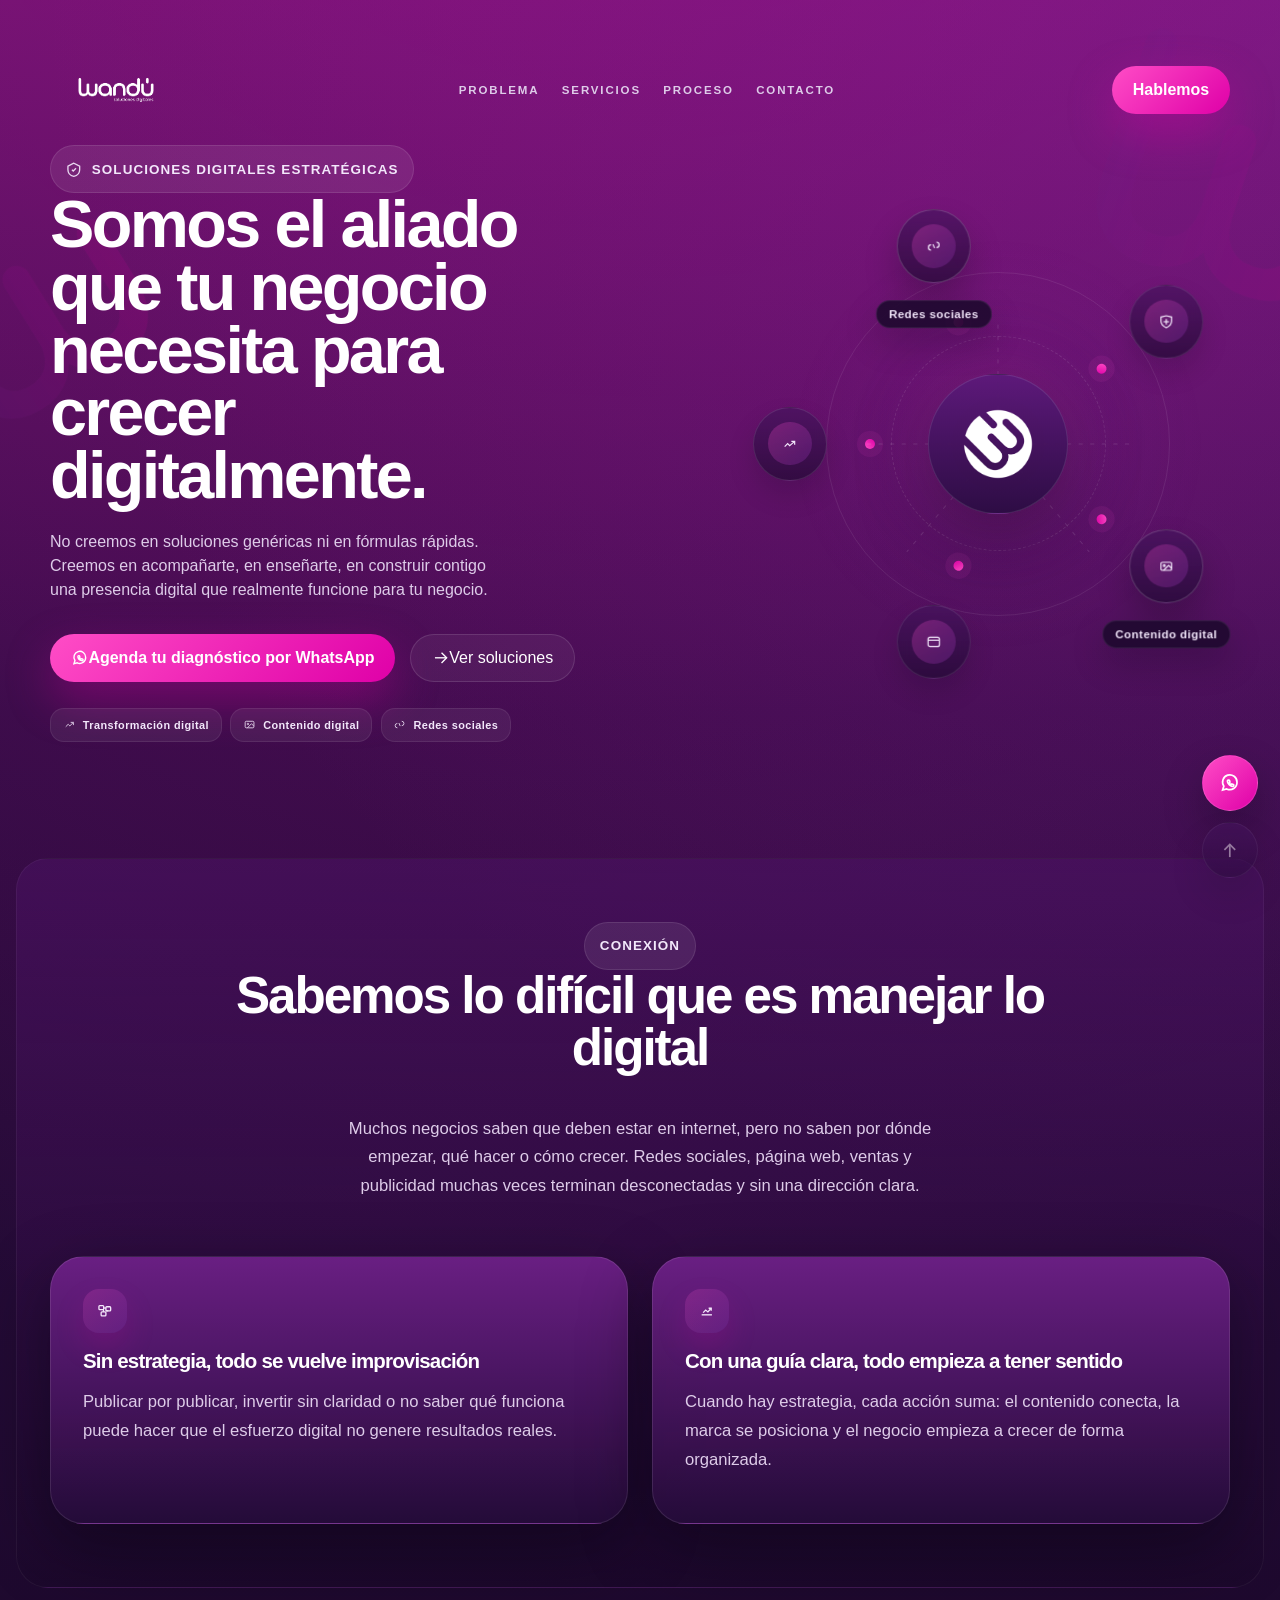
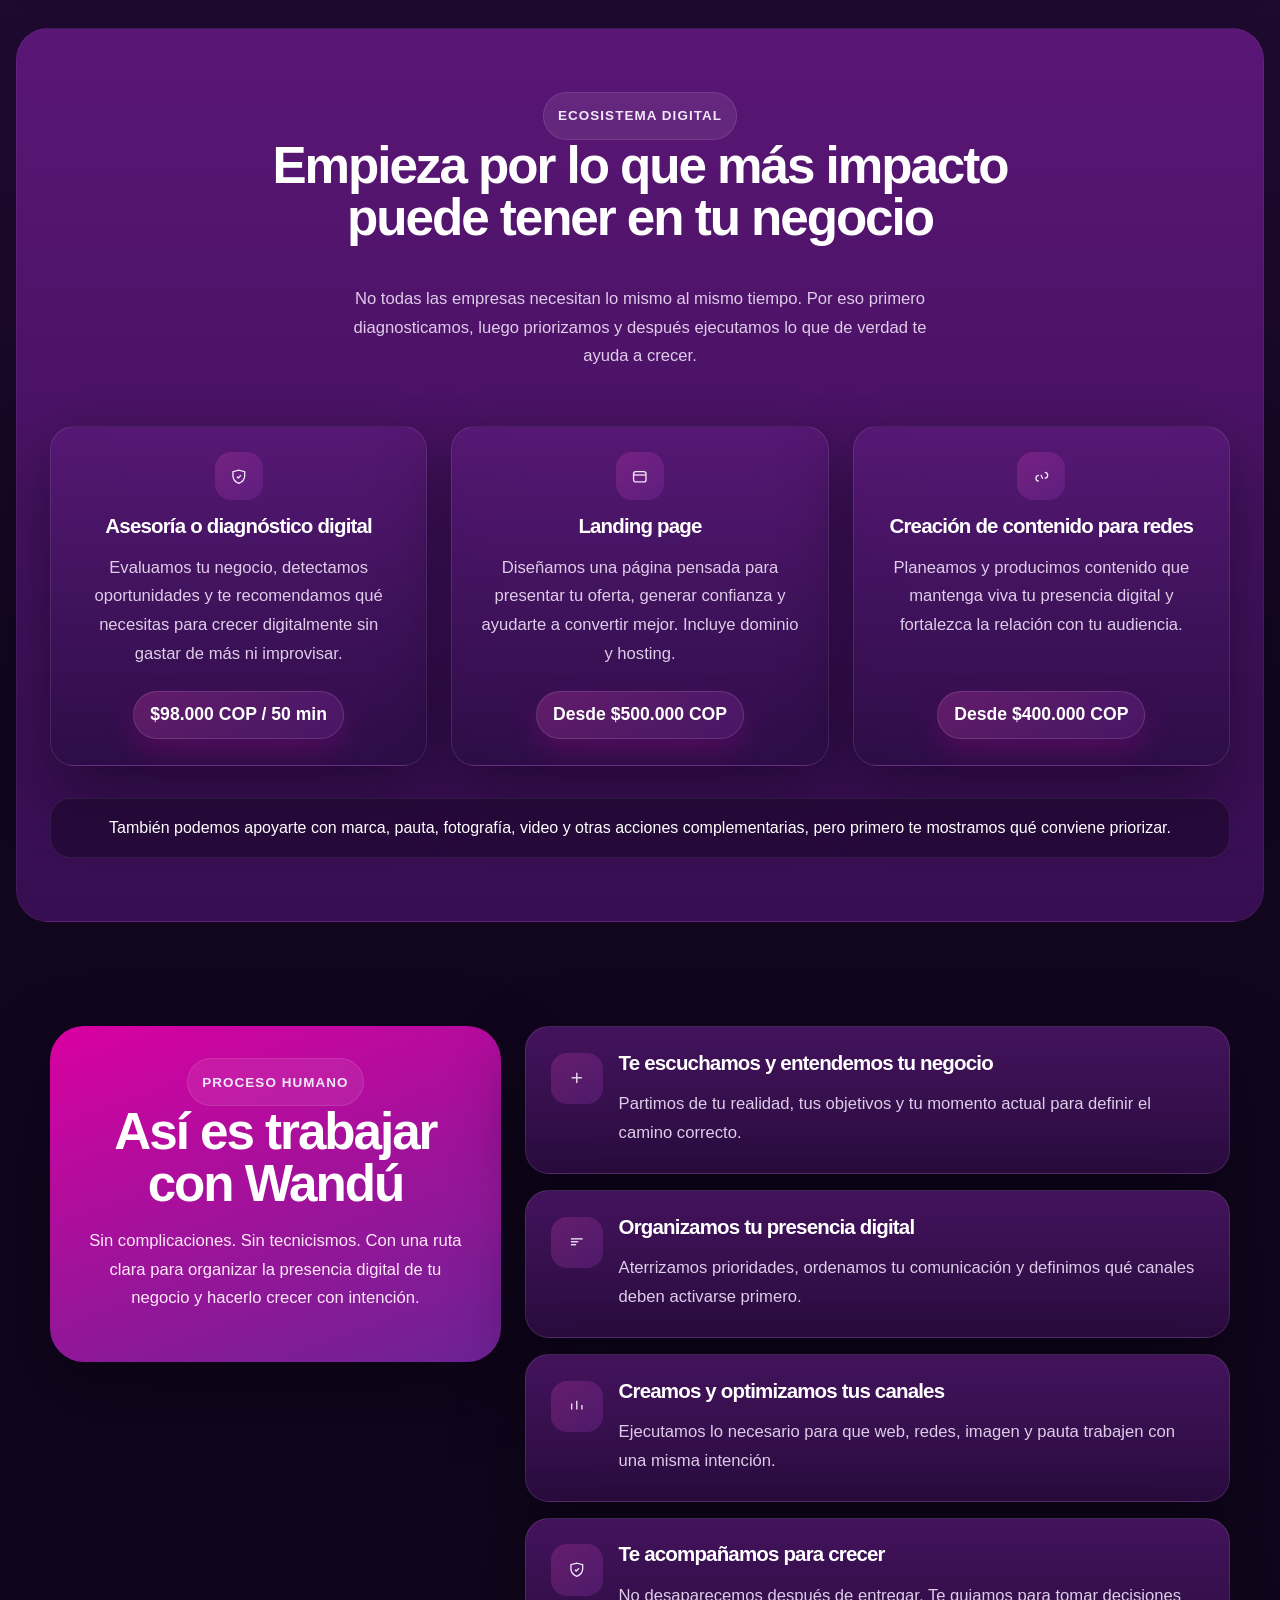
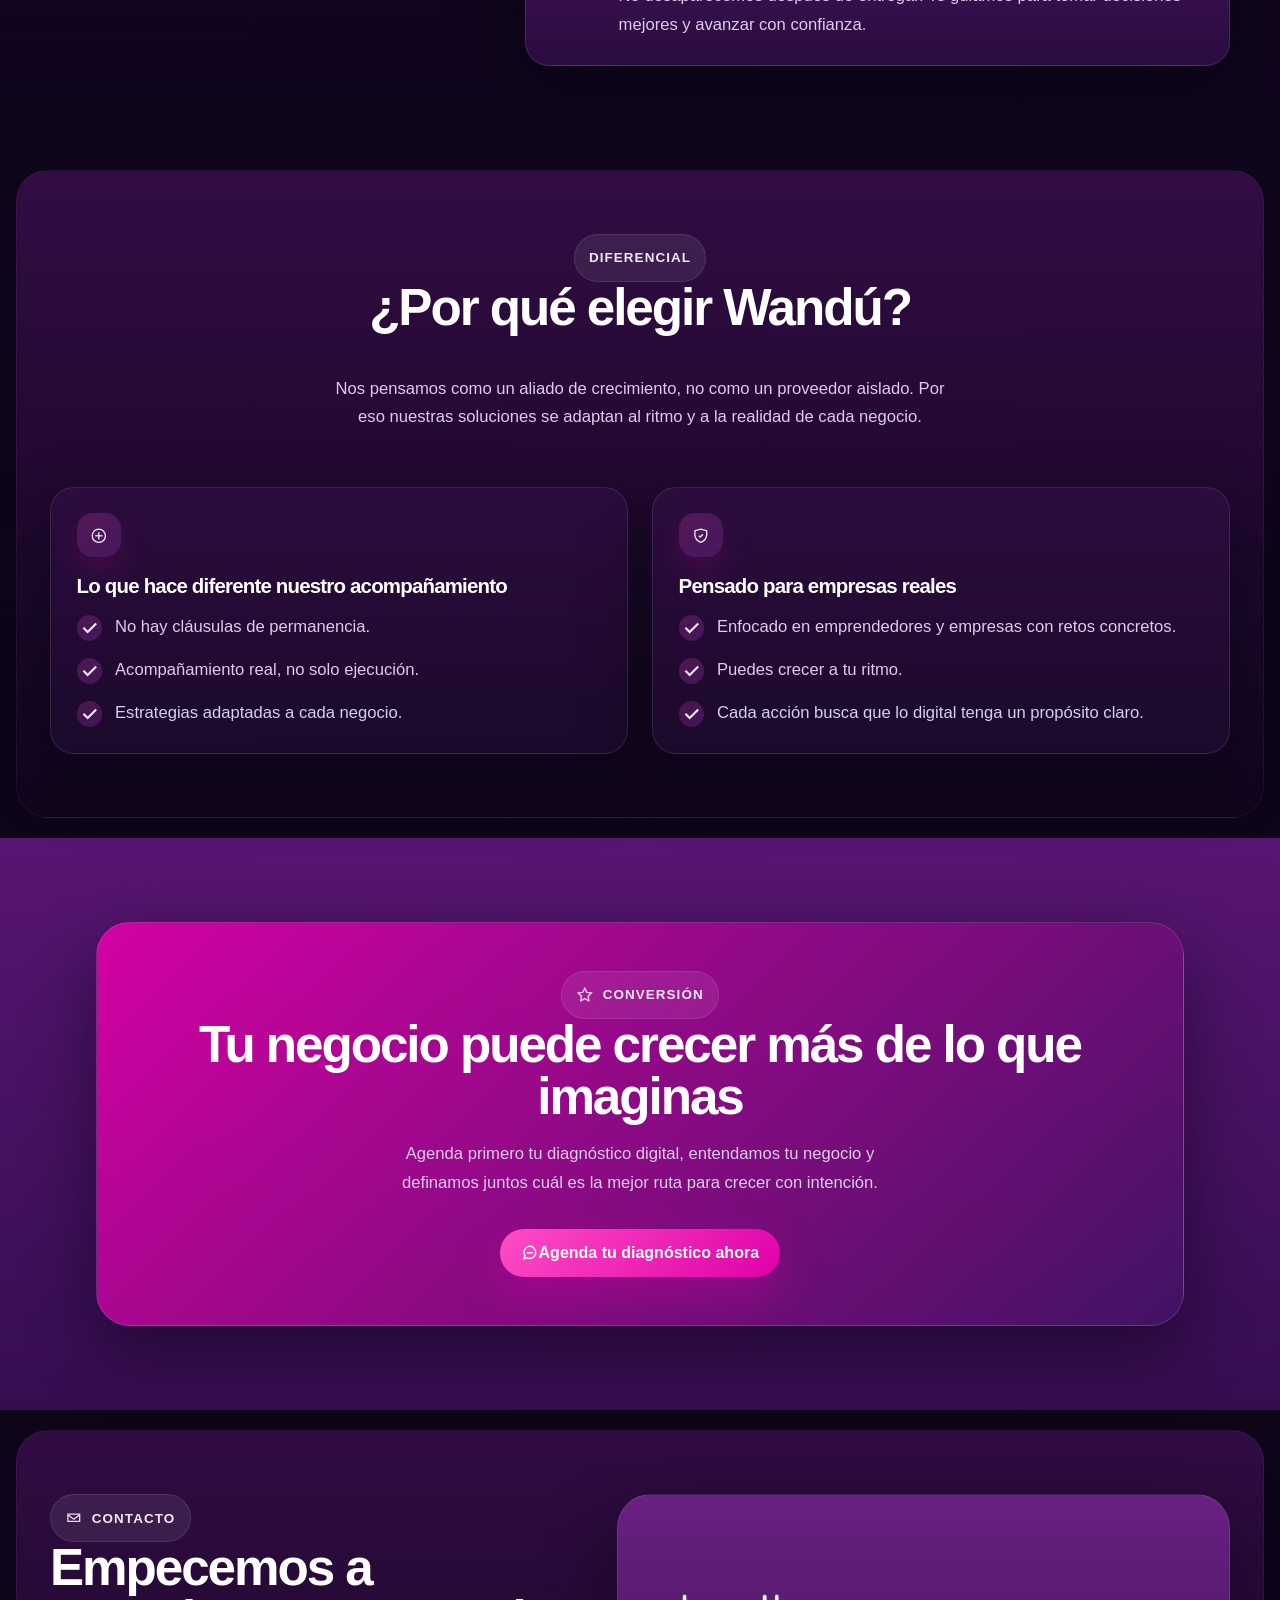
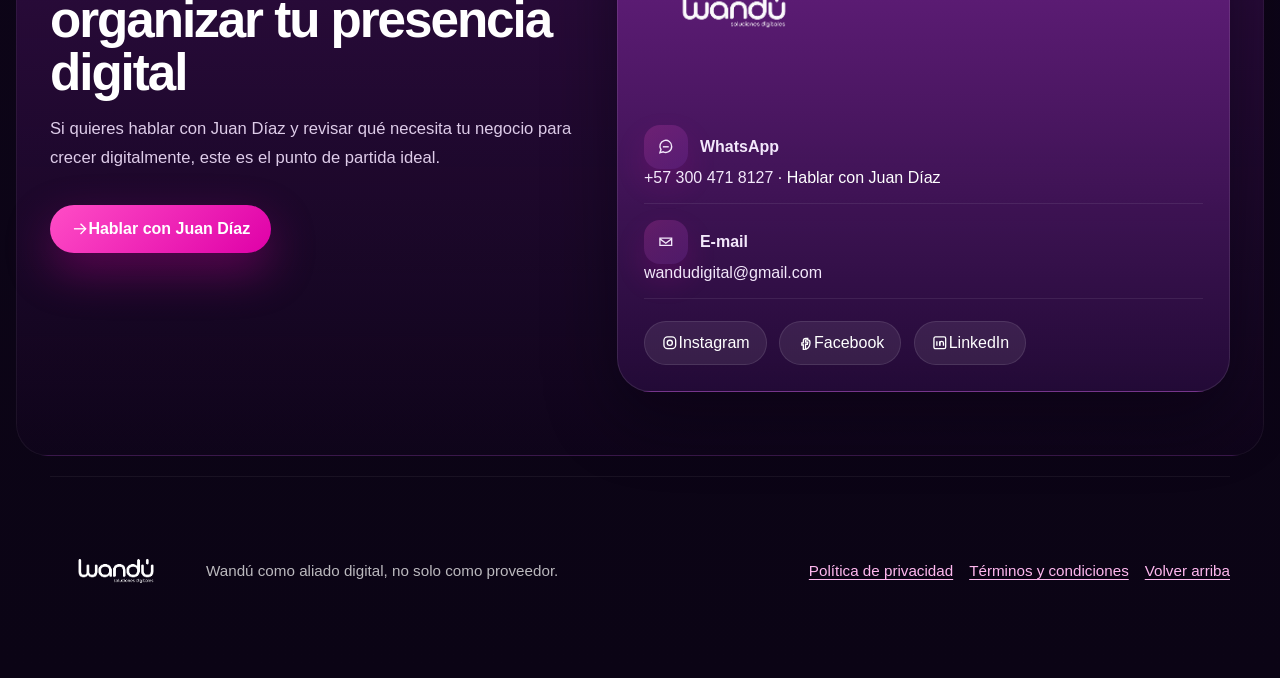
<file: index.html>
<!DOCTYPE html>
<html lang="es">
  <head>
    <meta charset="UTF-8" />
    <meta name="viewport" content="width=device-width, initial-scale=1.0" />
    <title>Wandú Soluciones Digitales | Diagnóstico, Landing Pages y Presencia Digital</title>
    <meta
      name="description"
      content="Wandú acompaña a negocios y emprendedores con diagnóstico digital, landing pages, contenido para redes y estrategia digital para crecer con claridad."
    />
    <meta
      name="keywords"
      content="Wandú, soluciones digitales, diagnóstico digital, landing page, contenido digital, redes sociales, presencia digital, estrategia digital, diseño web, Colombia"
    />
    <meta name="author" content="Wandú Soluciones Digitales" />
    <meta name="robots" content="index, follow" />
    <meta name="googlebot" content="index, follow, max-image-preview:large" />
    <meta name="format-detection" content="telephone=no, email=no, address=no" />
    <meta name="theme-color" content="#12061f" />
    <meta property="og:locale" content="es_CO" />
    <meta property="og:type" content="website" />
    <meta property="og:site_name" content="Wandú Soluciones Digitales" />
    <meta property="og:title" content="Wandú Soluciones Digitales | Diagnóstico, Landing Pages y Presencia Digital" />
    <meta
      property="og:description"
      content="Diagnóstico digital, landing pages y contenido estratégico para que tu negocio crezca con claridad."
    />
    <meta property="og:image" content="./assets/img/brand/ico-wandu-color.png" />
    <meta property="og:image:alt" content="Ícono morado de Wandú Soluciones Digitales" />
    <meta name="twitter:card" content="summary_large_image" />
    <meta name="twitter:title" content="Wandú Soluciones Digitales" />
    <meta
      name="twitter:description"
      content="Aliado digital para negocios que necesitan crecer con estrategia, claridad y presencia digital."
    />
    <meta name="twitter:image" content="./assets/img/brand/ico-wandu-color.png" />
    <link rel="icon" type="image/png" sizes="32x32" href="./assets/img/brand/ico-wandu-color.png" />
    <link rel="icon" type="image/png" sizes="192x192" href="./assets/img/brand/ico-wandu-color.png" />
    <link rel="apple-touch-icon" href="./assets/img/brand/ico-wandu-color.png" />
    <link rel="manifest" href="./site.webmanifest" />
    <link rel="stylesheet" href="./assets/css/styles.css" />
    <script type="application/ld+json">
      {
        "@context": "https://schema.org",
        "@type": "Organization",
        "name": "Wandú Soluciones Digitales",
        "description": "Aliado digital para negocios que necesitan diagnóstico, landing pages, contenido y estrategia para crecer con claridad.",
        "url": "/",
        "logo": "./assets/img/brand/ico-wandu-color.png",
        "telephone": "+57 300 471 8127",
        "email": "wandudigital@gmail.com",
        "sameAs": [
          "https://www.instagram.com/wandudigitalpuntocom/",
          "https://www.facebook.com/wandudigital/",
          "https://www.linkedin.com/company/79288606/admin/dashboard/"
        ],
        "offers": [
          {
            "@type": "Offer",
            "name": "Diagnóstico digital",
            "priceCurrency": "COP",
            "price": "98000"
          },
          {
            "@type": "Offer",
            "name": "Landing page",
            "priceCurrency": "COP",
            "price": "500000"
          },
          {
            "@type": "Offer",
            "name": "Creación de contenido para redes",
            "priceCurrency": "COP",
            "price": "400000"
          }
        ]
      }
    </script>
  </head>
  <body>
    <div class="page">
      <header class="site-header">
        <div class="container site-header__inner">
          <a class="brand" href="#inicio" aria-label="Ir al inicio de Wandú">
            <img src="./assets/img/brand/marca-wandu-01.png" alt="Wandú soluciones digitales" />
          </a>

          <button
            class="nav-toggle"
            type="button"
            aria-expanded="false"
            aria-controls="site-nav"
            aria-label="Abrir menú"
          >
            <span></span>
            <span></span>
            <span></span>
          </button>

          <nav class="nav" id="site-nav" aria-label="Navegación principal">
            <a href="#problema">Problema</a>
            <a href="#servicios">Servicios</a>
            <a href="#proceso">Proceso</a>
            <a href="#contacto">Contacto</a>
          </nav>

          <a class="button button--primary" href="#contacto">Hablemos</a>
        </div>
      </header>

      <main id="inicio">
        <section class="hero-section">
          <div class="container hero">
            <div class="hero-copy reveal-left" data-reveal data-delay="0">
              <span class="chip">
                <svg viewBox="0 0 24 24" fill="none" stroke="currentColor" stroke-width="1.8" aria-hidden="true">
                  <path d="M12 3 4 7v5c0 5 3.4 8 8 9 4.6-1 8-4 8-9V7l-8-4Z"/>
                  <path d="m9.5 12 1.7 1.7L15 10"/>
                </svg>
                Soluciones digitales estratégicas
              </span>
              <h1>Somos el aliado que tu negocio necesita para crecer digitalmente.</h1>
              <p>
                No creemos en soluciones genéricas ni en fórmulas rápidas.
Creemos en acompañarte, en enseñarte, en construir contigo una presencia digital que realmente funcione para tu negocio.
              </p>

              <div class="hero-actions">
                <a class="button button--primary" href="https://wa.me/573004718127?text=Hola%20Juan%20Diaz%2C%20quiero%20agendar%20un%20diagn%C3%B3stico%20digital%20para%20mi%20negocio." target="_blank" rel="noreferrer">
                  <svg viewBox="0 0 24 24" fill="none" stroke="currentColor" stroke-width="1.9" aria-hidden="true">
                    <path d="M20 11.2a8 8 0 1 0-14.6 4.5L4 20l4.5-1.2A8 8 0 0 0 20 11.2Z"/>
                    <path d="M9.7 9.4c.2-.4.4-.4.7-.4h.6c.2 0 .4 0 .5.4l.6 1.4c.1.3.1.5-.1.7l-.5.6c.4.8 1 1.4 1.8 1.8l.6-.5c.2-.2.5-.2.7-.1l1.4.6c.4.1.4.3.4.5v.6c0 .3 0 .5-.4.7-.4.2-.9.3-1.4.2-2.3-.4-4.8-2.8-5.2-5.2-.1-.5 0-1 .3-1.3Z"/>
                  </svg>
                  Agenda tu diagnóstico por WhatsApp
                </a>
                <a class="button button--secondary" href="#servicios">
                  <svg viewBox="0 0 24 24" fill="none" stroke="currentColor" stroke-width="1.8" aria-hidden="true">
                    <path d="M4 12h16"/>
                    <path d="m13 5 7 7-7 7"/>
                  </svg>
                  Ver soluciones
                </a>
              </div>

              <div class="hero-note" aria-label="Canales incluidos">
                <span class="chip">
                  <svg viewBox="0 0 24 24" fill="none" stroke="currentColor" stroke-width="1.8" aria-hidden="true">
                    <path d="m5 16 4.5-4.5 3 3L19 8"/>
                    <path d="m14 8h5v5"/>
                  </svg>
                  Transformación digital
                </span>
                <span class="chip">
                  <svg viewBox="0 0 24 24" fill="none" stroke="currentColor" stroke-width="1.8" aria-hidden="true">
                    <rect x="4" y="6" width="16" height="12" rx="2"/>
                    <circle cx="9" cy="11" r="1.4"/>
                    <path d="m20 15-4.5-4.5L8 18"/>
                  </svg>
                  Contenido digital
                </span>
                <span class="chip">
                  <svg viewBox="0 0 24 24" fill="none" stroke="currentColor" stroke-width="1.8" aria-hidden="true">
                    <path d="M8 18a4 4 0 1 1 0-8"/>
                    <path d="M16 6a4 4 0 1 1 0 8"/>
                    <path d="M10.8 9.2 13.2 14.8"/>
                  </svg>
                  Redes sociales
                </span>
              </div>
            </div>

            <div class="hero-visual hero-visual--minimal reveal-right" aria-hidden="true" data-reveal data-delay="120">
              <div class="hero-minimal">
                <div class="hero-minimal__halo"></div>
                <div class="hero-minimal__ring hero-minimal__ring--outer"></div>
                <div class="hero-minimal__ring hero-minimal__ring--inner"></div>
                <div class="hero-minimal__core">
                  <img class="hero-minimal__logo" src="./assets/img/brand/ico-wandu-color.png" alt="" />
                </div>

                <div class="hero-node hero-node--top">
                  <span class="hero-node__icon">
                    <svg viewBox="0 0 24 24" fill="none" stroke="currentColor" stroke-width="1.8" aria-hidden="true">
                      <path d="m4 16 4.5-4.5 3 3L19 8"/>
                      <path d="m14 8h5v5"/>
                    </svg>
                  </span>
                  <strong>Transformación digital</strong>
                </div>

                <div class="hero-node hero-node--left">
                  <span class="hero-node__icon">
                    <svg viewBox="0 0 24 24" fill="none" stroke="currentColor" stroke-width="1.8" aria-hidden="true">
                      <rect x="3.5" y="5" width="17" height="14" rx="3"/>
                      <path d="M3.5 9.5h17"/>
                    </svg>
                  </span>
                  <strong>Web</strong>
                </div>

                <div class="hero-node hero-node--right">
                  <span class="hero-node__icon">
                    <svg viewBox="0 0 24 24" fill="none" stroke="currentColor" stroke-width="1.8" aria-hidden="true">
                      <path d="M8 18a4 4 0 1 1 0-8"/>
                      <path d="M16 6a4 4 0 1 1 0 8"/>
                      <path d="M10.8 9.2 13.2 14.8"/>
                    </svg>
                  </span>
                  <strong>Redes sociales</strong>
                </div>

                <div class="hero-node hero-node--bottom-left">
                  <span class="hero-node__icon">
                    <svg viewBox="0 0 24 24" fill="none" stroke="currentColor" stroke-width="1.8" aria-hidden="true">
                      <rect x="4" y="6" width="16" height="12" rx="2"/>
                      <circle cx="9" cy="11" r="1.4"/>
                      <path d="m20 15-4.5-4.5L8 18"/>
                    </svg>
                  </span>
                  <strong>Contenido digital</strong>
                </div>

                <div class="hero-node hero-node--bottom-right">
                  <span class="hero-node__icon">
                    <svg viewBox="0 0 24 24" fill="none" stroke="currentColor" stroke-width="1.8" aria-hidden="true">
                      <path d="M12 21c5-2.2 8-5.2 8-10V5l-8-2-8 2v6c0 4.8 3 7.8 8 10Z"/>
                      <path d="M12 8v8"/>
                      <path d="M8 12h8"/>
                    </svg>
                  </span>
                  <strong>Asesorías</strong>
                </div>

                <span class="hero-dot hero-dot--top"></span>
                <span class="hero-dot hero-dot--left"></span>
                <span class="hero-dot hero-dot--right"></span>
                <span class="hero-dot hero-dot--bottom-left"></span>
                <span class="hero-dot hero-dot--bottom-right"></span>

                <svg class="hero-minimal__lines" viewBox="0 0 520 520" aria-hidden="true">
                  <path d="M260 260 L260 108" />
                  <path d="M260 260 L102 260" />
                  <path d="M260 260 L418 260" />
                  <path d="M260 260 L150 390" />
                  <path d="M260 260 L370 390" />
                </svg>
              </div>
            </div>
          </div>
        </section>

        <section id="problema">
          <div class="container">
            <div class="section-heading" data-reveal>
              <div>
                <span class="chip">Conexión</span>
                <h2>Sabemos lo difícil que es manejar lo digital</h2>
              </div>
              <p>
                Muchos negocios saben que deben estar en internet, pero no saben por dónde
                empezar, qué hacer o cómo crecer. Redes sociales, página web, ventas y
                publicidad muchas veces terminan desconectadas y sin una dirección clara.
              </p>
            </div>

            <div class="problem-value-grid">
              <article class="problem-box reveal-left" data-reveal data-delay="60">
                <span class="icon-badge">
                  <svg viewBox="0 0 24 24" fill="none" stroke="currentColor" stroke-width="1.8" aria-hidden="true">
                    <rect x="4" y="5" width="6.5" height="5.5" rx="1.2"/>
                    <rect x="13.5" y="6.5" width="6.5" height="5.5" rx="1.2"/>
                    <rect x="7" y="13.5" width="6.5" height="5.5" rx="1.2"/>
                    <path d="M10.5 8.2h3"/>
                    <path d="M16.7 12h-3.2"/>
                    <path d="M10.2 13.5v-2.8"/>
                  </svg>
                </span>
                <h3>Sin estrategia, todo se vuelve improvisación</h3>
                <p>
                  Publicar por publicar, invertir sin claridad o no saber qué funciona puede
                  hacer que el esfuerzo digital no genere resultados reales.
                </p>
              </article>

              <article class="value-box reveal-right" data-reveal data-delay="140">
                <span class="icon-badge">
                  <svg viewBox="0 0 24 24" fill="none" stroke="currentColor" stroke-width="1.8" aria-hidden="true">
                    <path d="M5 17.5h14"/>
                    <path d="M7 14.5 10.5 11l3 2.5L18 8.5"/>
                    <path d="M14.5 8.5H18v3.5"/>
                  </svg>
                </span>
                <h3>Con una guía clara, todo empieza a tener sentido</h3>
                <p>
                  Cuando hay estrategia, cada acción suma: el contenido conecta, la marca se
                  posiciona y el negocio empieza a crecer de forma organizada.
                </p>
              </article>
            </div>
          </div>
        </section>

        <section id="servicios">
          <div class="container">
            <div class="section-heading" data-reveal>
              <div>
                <span class="chip">Ecosistema digital</span>
                <h2>Empieza por lo que más impacto puede tener en tu negocio</h2>
              </div>
              <p>
                No todas las empresas necesitan lo mismo al mismo tiempo. Por eso primero
                diagnosticamos, luego priorizamos y después ejecutamos lo que de verdad te
                ayuda a crecer.
              </p>
            </div>

            <div class="service-grid">
              <article class="service-card service-card--featured reveal-zoom" data-reveal data-delay="40">
                <div class="service-card__icon">
                  <svg viewBox="0 0 24 24" fill="none" stroke="currentColor" stroke-width="1.8" aria-hidden="true">
                    <path d="M12 21c5-2.2 8-5.2 8-10V5l-8-2-8 2v6c0 4.8 3 7.8 8 10Z"/>
                    <path d="m9.5 12 1.7 1.7L15 10"/>
                  </svg>
                </div>
                <h3>Asesoría o diagnóstico digital</h3>
                <p>
                  Evaluamos tu negocio, detectamos oportunidades y te recomendamos qué
                  necesitas para crecer digitalmente sin gastar de más ni improvisar.
                </p>
                <strong class="service-price">$98.000 COP / 50 min</strong>
              </article>

              <article class="service-card service-card--featured reveal-zoom" data-reveal data-delay="90">
                <div class="service-card__icon">
                  <svg viewBox="0 0 24 24" fill="none" stroke="currentColor" stroke-width="1.8" aria-hidden="true">
                    <rect x="3.5" y="5" width="17" height="14" rx="3"/>
                    <path d="M3.5 9.5h17"/>
                  </svg>
                </div>
                <h3>Landing page</h3>
                <p>
                  Diseñamos una página pensada para presentar tu oferta, generar confianza y
                  ayudarte a convertir mejor. Incluye dominio y hosting.
                </p>
                <strong class="service-price">Desde $500.000 COP</strong>
              </article>

              <article class="service-card service-card--featured reveal-zoom" data-reveal data-delay="140">
                <div class="service-card__icon">
                  <svg viewBox="0 0 24 24" fill="none" stroke="currentColor" stroke-width="1.8" aria-hidden="true">
                    <path d="M8 18a4 4 0 1 1 0-8"/>
                    <path d="M16 6a4 4 0 1 1 0 8"/>
                    <path d="M10.8 9.2 13.2 14.8"/>
                  </svg>
                </div>
                <h3>Creación de contenido para redes</h3>
                <p>
                  Planeamos y producimos contenido que mantenga viva tu presencia digital y
                  fortalezca la relación con tu audiencia.
                </p>
                <strong class="service-price">Desde $400.000 COP</strong>
              </article>
            </div>

            <div class="service-support" data-reveal>
              También podemos apoyarte con marca, pauta, fotografía, video y otras acciones
              complementarias, pero primero te mostramos qué conviene priorizar.
            </div>
          </div>
        </section>

        <section id="proceso">
          <div class="container process-grid">
            <aside class="process-side" data-reveal>
              <span class="chip">Proceso humano</span>
              <h2>Así es trabajar con Wandú</h2>
              <p>
                Sin complicaciones. Sin tecnicismos. Con una ruta clara para organizar la
                presencia digital de tu negocio y hacerlo crecer con intención.
              </p>
            </aside>

            <div class="steps">
              <article class="step-card reveal-right" data-reveal data-delay="60">
                <div class="step-number">
                  <svg viewBox="0 0 24 24" fill="none" stroke="currentColor" stroke-width="1.8" aria-hidden="true">
                    <path d="M12 5v14"/>
                    <path d="M5 12h14"/>
                  </svg>
                </div>
                <div class="step-content">
                  <h3>Te escuchamos y entendemos tu negocio</h3>
                  <p>
                    Partimos de tu realidad, tus objetivos y tu momento actual para definir
                    el camino correcto.
                  </p>
                </div>
              </article>

              <article class="step-card reveal-right" data-reveal data-delay="120">
                <div class="step-number">
                  <svg viewBox="0 0 24 24" fill="none" stroke="currentColor" stroke-width="1.8" aria-hidden="true">
                    <path d="M4 8h16"/>
                    <path d="M4 12h10"/>
                    <path d="M4 16h7"/>
                  </svg>
                </div>
                <div class="step-content">
                  <h3>Organizamos tu presencia digital</h3>
                  <p>
                    Aterrizamos prioridades, ordenamos tu comunicación y definimos qué canales
                    deben activarse primero.
                  </p>
                </div>
              </article>

              <article class="step-card reveal-right" data-reveal data-delay="180">
                <div class="step-number">
                  <svg viewBox="0 0 24 24" fill="none" stroke="currentColor" stroke-width="1.8" aria-hidden="true">
                    <path d="M5 17V9"/>
                    <path d="M12 17V5"/>
                    <path d="M19 17v-6"/>
                  </svg>
                </div>
                <div class="step-content">
                  <h3>Creamos y optimizamos tus canales</h3>
                  <p>
                    Ejecutamos lo necesario para que web, redes, imagen y pauta trabajen con
                    una misma intención.
                  </p>
                </div>
              </article>

              <article class="step-card reveal-right" data-reveal data-delay="240">
                <div class="step-number">
                  <svg viewBox="0 0 24 24" fill="none" stroke="currentColor" stroke-width="1.8" aria-hidden="true">
                    <path d="M12 21c5-2.2 8-5.2 8-10V5l-8-2-8 2v6c0 4.8 3 7.8 8 10Z"/>
                    <path d="m9.5 12 1.7 1.7L15 10"/>
                  </svg>
                </div>
                <div class="step-content">
                  <h3>Te acompañamos para crecer</h3>
                  <p>
                    No desaparecemos después de entregar. Te guiamos para tomar decisiones
                    mejores y avanzar con confianza.
                  </p>
                </div>
              </article>
            </div>
          </div>
        </section>

        <section id="diferencial">
          <div class="container">
            <div class="section-heading" data-reveal>
              <div>
                <span class="chip">Diferencial</span>
                <h2>¿Por qué elegir Wandú?</h2>
              </div>
              <p>
                Nos pensamos como un aliado de crecimiento, no como un proveedor aislado. Por
                eso nuestras soluciones se adaptan al ritmo y a la realidad de cada negocio.
              </p>
            </div>

            <div class="diff-grid">
              <article class="diff-card reveal-left" data-reveal data-delay="40">
                <span class="icon-badge">
                  <svg viewBox="0 0 24 24" fill="none" stroke="currentColor" stroke-width="1.8" aria-hidden="true">
                    <path d="M7 12h10"/>
                    <path d="M12 7v10"/>
                    <circle cx="12" cy="12" r="9"/>
                  </svg>
                </span>
                <h3>Lo que hace diferente nuestro acompañamiento</h3>
                <ul>
                  <li><span class="feature-check">
                    <svg viewBox="0 0 24 24" fill="none" stroke="currentColor" stroke-width="2" aria-hidden="true">
                      <path d="m6 12 4 4 8-8"/>
                    </svg>
                  </span><span>No hay cláusulas de permanencia.</span></li>
                  <li><span class="feature-check">
                    <svg viewBox="0 0 24 24" fill="none" stroke="currentColor" stroke-width="2" aria-hidden="true">
                      <path d="m6 12 4 4 8-8"/>
                    </svg>
                  </span><span>Acompañamiento real, no solo ejecución.</span></li>
                  <li><span class="feature-check">
                    <svg viewBox="0 0 24 24" fill="none" stroke="currentColor" stroke-width="2" aria-hidden="true">
                      <path d="m6 12 4 4 8-8"/>
                    </svg>
                  </span><span>Estrategias adaptadas a cada negocio.</span></li>
                </ul>
              </article>

              <article class="diff-card reveal-right" data-reveal data-delay="100">
                <span class="icon-badge">
                  <svg viewBox="0 0 24 24" fill="none" stroke="currentColor" stroke-width="1.8" aria-hidden="true">
                    <path d="M12 21c5-2.2 8-5.2 8-10V5l-8-2-8 2v6c0 4.8 3 7.8 8 10Z"/>
                    <path d="m9.5 12 1.7 1.7L15 10"/>
                  </svg>
                </span>
                <h3>Pensado para empresas reales</h3>
                <ul>
                  <li><span class="feature-check">
                    <svg viewBox="0 0 24 24" fill="none" stroke="currentColor" stroke-width="2" aria-hidden="true">
                      <path d="m6 12 4 4 8-8"/>
                    </svg>
                  </span><span>Enfocado en emprendedores y empresas con retos concretos.</span></li>
                  <li><span class="feature-check">
                    <svg viewBox="0 0 24 24" fill="none" stroke="currentColor" stroke-width="2" aria-hidden="true">
                      <path d="m6 12 4 4 8-8"/>
                    </svg>
                  </span><span>Puedes crecer a tu ritmo.</span></li>
                  <li><span class="feature-check">
                    <svg viewBox="0 0 24 24" fill="none" stroke="currentColor" stroke-width="2" aria-hidden="true">
                      <path d="m6 12 4 4 8-8"/>
                    </svg>
                  </span><span>Cada acción busca que lo digital tenga un propósito claro.</span></li>
                </ul>
              </article>
            </div>
          </div>
        </section>

        <section id="cta-final">
          <div class="container">
            <article class="cta-banner reveal-zoom" data-reveal>
              <span class="chip">
                <svg viewBox="0 0 24 24" fill="none" stroke="currentColor" stroke-width="1.8" aria-hidden="true">
                  <path d="m12 3 2.8 5.6 6.2.9-4.5 4.4 1 6.2-5.5-2.9-5.5 2.9 1-6.2L3 9.5l6.2-.9L12 3Z"/>
                </svg>
                Conversión
              </span>
              <h2>Tu negocio puede crecer más de lo que imaginas</h2>
              <p>
                Agenda primero tu diagnóstico digital, entendamos tu negocio y definamos
                juntos cuál es la mejor ruta para crecer con intención.
              </p>
              <div class="hero-actions">
                <a class="button button--primary" href="https://wa.me/573004718127?text=Hola%20Juan%20Diaz%2C%20quiero%20agendar%20mi%20diagn%C3%B3stico%20digital%20de%2050%20minutos." target="_blank" rel="noreferrer">
                  <svg viewBox="0 0 24 24" fill="none" stroke="currentColor" stroke-width="1.9" aria-hidden="true">
                    <path d="M20 11.2a8 8 0 1 0-14.6 4.5L4 20l4.5-1.2A8 8 0 0 0 20 11.2Z"/>
                    <path d="M8 12h8"/>
                  </svg>
                  Agenda tu diagnóstico ahora
                </a>
              </div>
            </article>
          </div>
        </section>

        <section id="contacto">
          <div class="container contact-grid">
            <div class="reveal-left" data-reveal>
              <span class="chip">
                <svg viewBox="0 0 24 24" fill="none" stroke="currentColor" stroke-width="1.8" aria-hidden="true">
                  <path d="M4 7h16v10H4z"/>
                  <path d="m4 8 8 6 8-6"/>
                </svg>
                Contacto
              </span>
              <h2>Empecemos a organizar tu presencia digital</h2>
              <p>
                Si quieres hablar con Juan Díaz y revisar qué necesita tu negocio para crecer
                digitalmente, este es el punto de partida ideal.
              </p>
              <div class="hero-actions">
                <a class="button button--primary" href="https://wa.me/573004718127?text=Hola%20Juan%20Diaz%2C%20quiero%20agendar%20un%20diagn%C3%B3stico%20digital." target="_blank" rel="noreferrer">
                  <svg viewBox="0 0 24 24" fill="none" stroke="currentColor" stroke-width="1.8" aria-hidden="true">
                    <path d="M4 12h16"/>
                    <path d="m13 5 7 7-7 7"/>
                  </svg>
                  Hablar con Juan Díaz
                </a>
              </div>
            </div>

            <aside class="contact-card reveal-right" id="contacto-info" data-reveal data-delay="120">
              <img class="hero-logo" src="./assets/img/brand/marca-wandu-01.png" alt="" />

              <div class="contact-list">
                <div class="contact-item">
                  <div class="contact-item-head">
                    <span class="icon-badge">
                      <svg viewBox="0 0 24 24" fill="none" stroke="currentColor" stroke-width="1.9" aria-hidden="true">
                        <path d="M20 11.2a8 8 0 1 0-14.6 4.5L4 20l4.5-1.2A8 8 0 0 0 20 11.2Z"/>
                        <path d="M8 12h8"/>
                      </svg>
                    </span>
                    <strong>WhatsApp</strong>
                  </div>
                  <span><a href="https://wa.me/573004718127?text=Hola%20Juan%20Diaz%2C%20quiero%20agendar%20un%20diagn%C3%B3stico%20digital." target="_blank" rel="noreferrer">+57 300 471 8127</a> · Hablar con Juan Díaz</span>
                </div>
                <div class="contact-item">
                  <div class="contact-item-head">
                    <span class="icon-badge">
                      <svg viewBox="0 0 24 24" fill="none" stroke="currentColor" stroke-width="1.8" aria-hidden="true">
                        <path d="M4 7h16v10H4z"/>
                        <path d="m4 8 8 6 8-6"/>
                      </svg>
                    </span>
                    <strong>E-mail</strong>
                  </div>
                  <span><a href="mailto:wandudigital@gmail.com">wandudigital@gmail.com</a></span>
                </div>
              </div>

              <div class="social-links" aria-label="Redes sociales">
                <a href="https://www.instagram.com/wandudigitalpuntocom/" target="_blank" rel="noreferrer">
                  <svg viewBox="0 0 24 24" fill="none" stroke="currentColor" stroke-width="1.8" aria-hidden="true">
                    <rect x="4" y="4" width="16" height="16" rx="5"/>
                    <circle cx="12" cy="12" r="3.5"/>
                    <path d="M17.5 6.5h.01"/>
                  </svg>
                  Instagram
                </a>
                <a href="https://www.facebook.com/wandudigital/" target="_blank" rel="noreferrer">
                  <svg viewBox="0 0 24 24" fill="none" stroke="currentColor" stroke-width="1.8" aria-hidden="true">
                    <path d="M14 8h2a3 3 0 0 1 3 3v2a8 8 0 0 1-8 8h-1v-6H8v-3h2V9.5A3.5 3.5 0 0 1 13.5 6H16v2h-2a1 1 0 0 0-1 1v2h3l-.5 3H13v6"/>
                  </svg>
                  Facebook
                </a>
                <a href="https://www.linkedin.com/company/79288606/admin/dashboard/" target="_blank" rel="noreferrer">
                  <svg viewBox="0 0 24 24" fill="none" stroke="currentColor" stroke-width="1.8" aria-hidden="true">
                    <rect x="4" y="4" width="16" height="16" rx="2"/>
                    <path d="M8 10v6"/>
                    <path d="M8 7.5v.01"/>
                    <path d="M12 16v-3.5a2.5 2.5 0 0 1 5 0V16"/>
                    <path d="M12 10v6"/>
                  </svg>
                  LinkedIn
                </a>
              </div>
            </aside>
          </div>
        </section>
      </main>

      <div class="floating-actions" aria-label="Accesos rápidos">
        <a
          class="floating-action floating-action--whatsapp"
          href="https://wa.me/573004718127?text=Hola%20Juan%20Diaz%2C%20quiero%20agendar%20un%20diagn%C3%B3stico%20digital."
          target="_blank"
          rel="noreferrer"
          aria-label="Escribir por WhatsApp"
          title="WhatsApp"
        >
          <svg viewBox="0 0 24 24" fill="none" stroke="currentColor" stroke-width="1.9" aria-hidden="true">
            <path d="M20 11.2a8 8 0 1 0-14.6 4.5L4 20l4.5-1.2A8 8 0 0 0 20 11.2Z"/>
            <path d="M9.7 9.4c.2-.4.4-.4.7-.4h.6c.2 0 .4 0 .5.4l.6 1.4c.1.3.1.5-.1.7l-.5.6c.4.8 1 1.4 1.8 1.8l.6-.5c.2-.2.5-.2.7-.1l1.4.6c.4.1.4.3.4.5v.6c0 .3 0 .5-.4.7-.4.2-.9.3-1.4.2-2.3-.4-4.8-2.8-5.2-5.2-.1-.5 0-1 .3-1.3Z"/>
          </svg>
        </a>
        <a
          class="floating-action floating-action--top"
          href="#inicio"
          aria-label="Volver arriba"
          title="Volver arriba"
        >
          <svg viewBox="0 0 24 24" fill="none" stroke="currentColor" stroke-width="1.9" aria-hidden="true">
            <path d="M12 19V5"/>
            <path d="m6 11 6-6 6 6"/>
          </svg>
        </a>
      </div>

      <footer class="container footer">
        <a class="brand" href="#inicio">
          <img src="./assets/img/brand/marca-wandu-01.png" alt="Wandú soluciones digitales" />
        </a>
        <span>Wandú como aliado digital, no solo como proveedor.</span>
        <div class="footer__links">
          <a href="./politica-de-privacidad.html">Política de privacidad</a>
          <a href="./terminos-y-condiciones.html">Términos y condiciones</a>
          <a href="#inicio">Volver arriba</a>
        </div>
      </footer>
    </div>

    <script src="./assets/js/main.js" defer></script>
  </body>
</html>
</file>
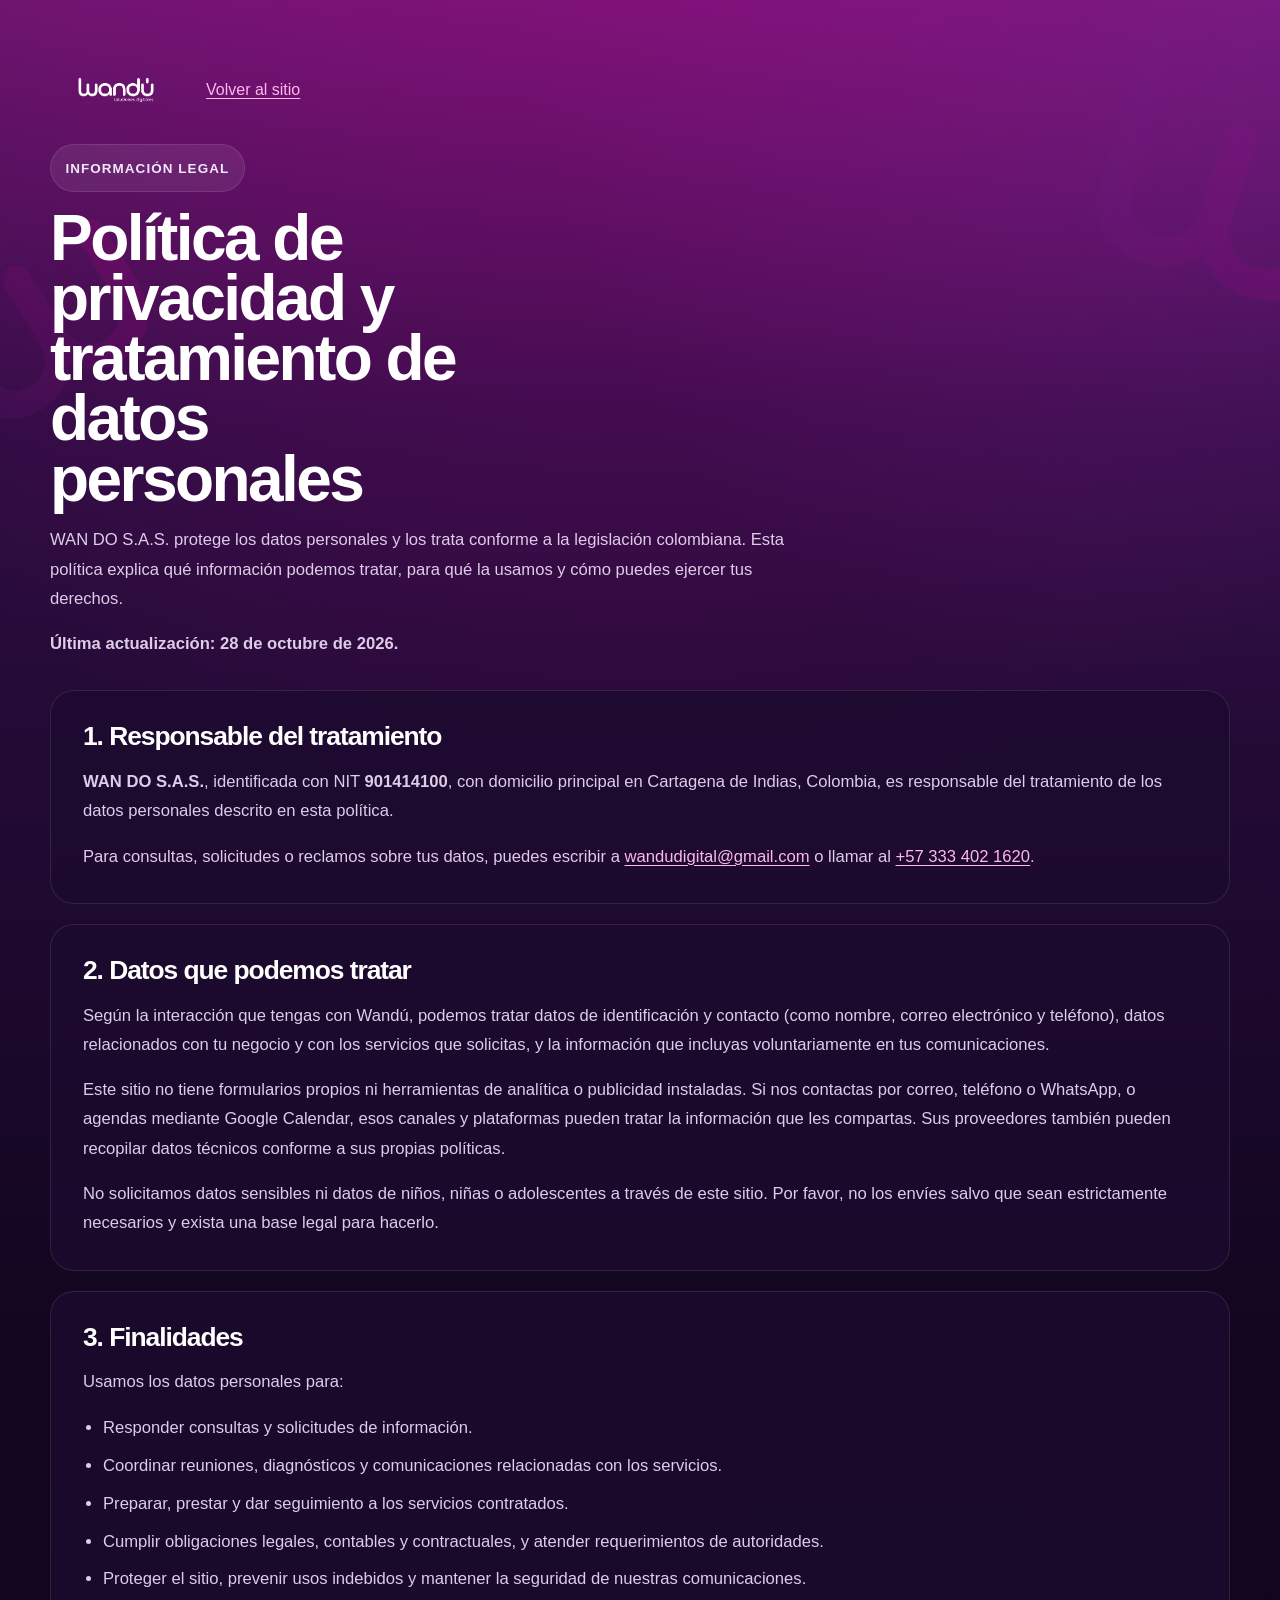
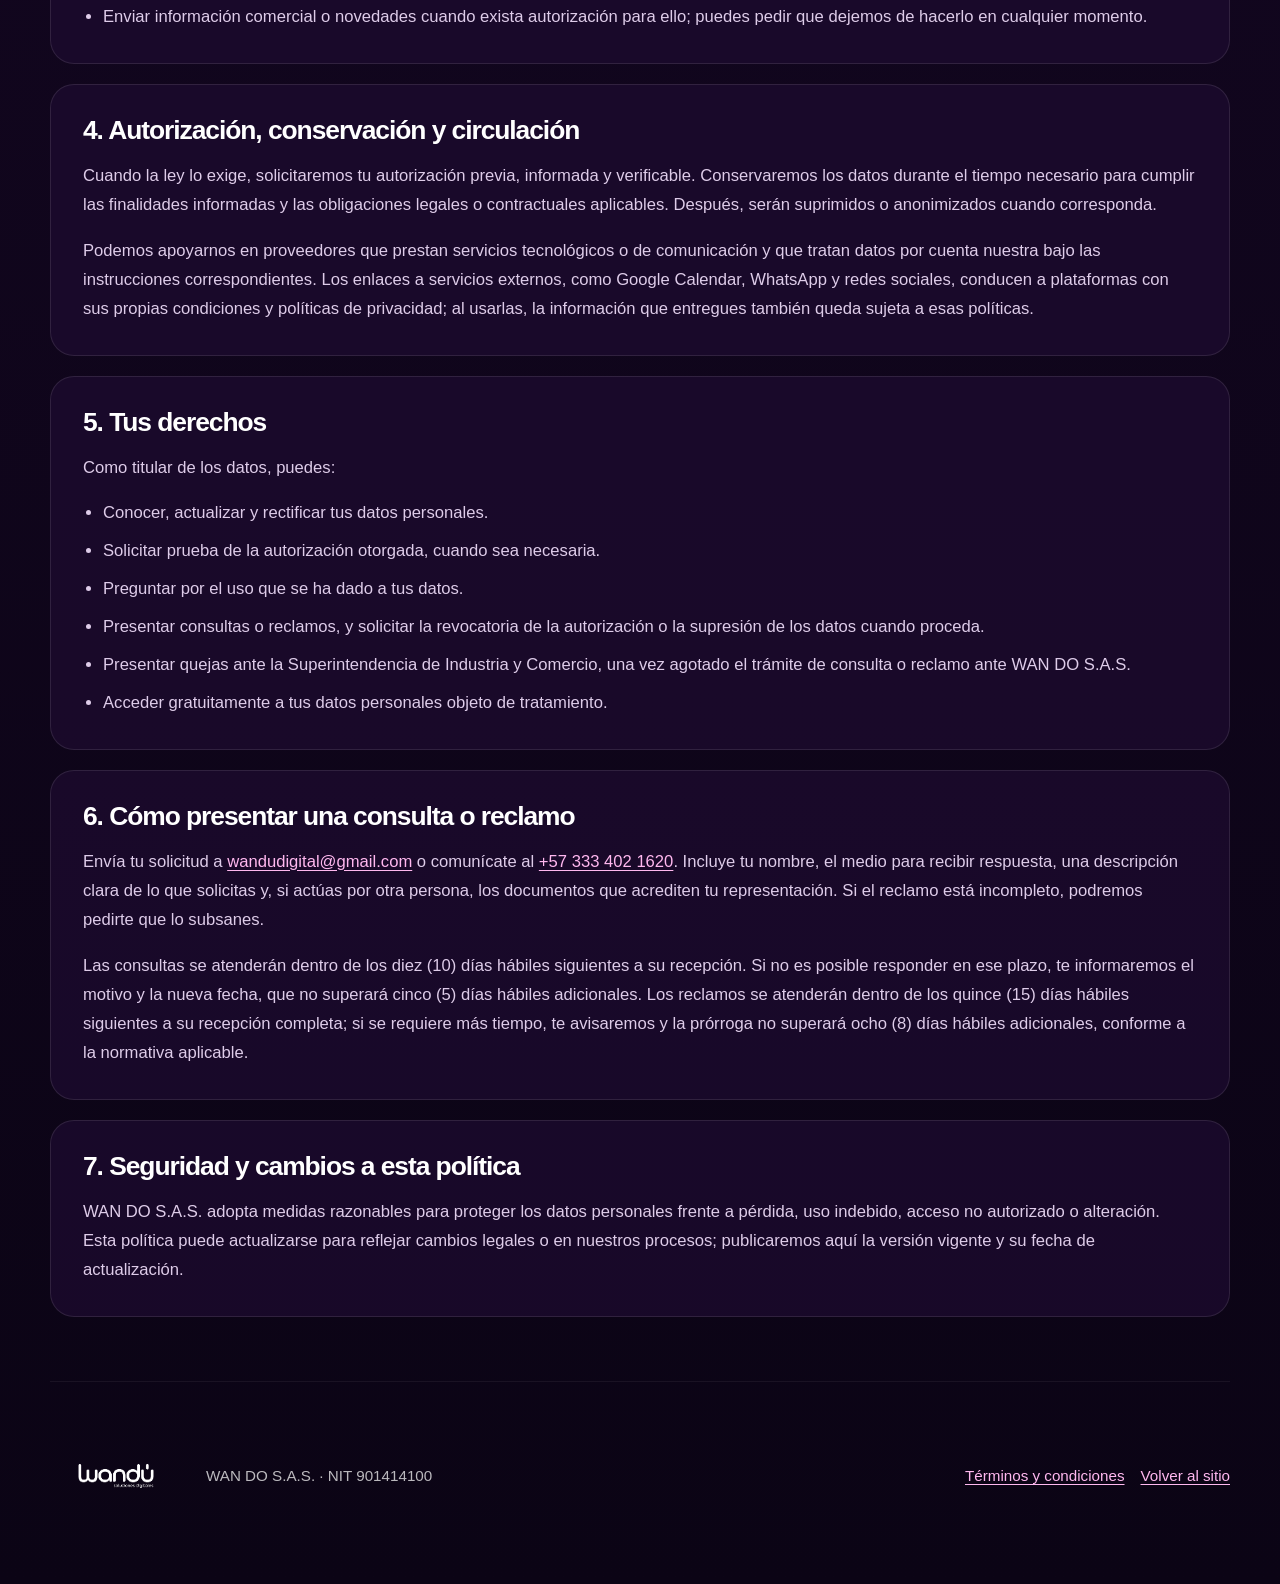
<file: politica-de-privacidad.html>
<!DOCTYPE html>
<html lang="es">
  <head>
    <meta charset="UTF-8" />
    <meta name="viewport" content="width=device-width, initial-scale=1.0" />
    <title>Política de privacidad y tratamiento de datos | Wandú</title>
    <meta
      name="description"
      content="Consulta la política de privacidad y tratamiento de datos personales de WAN DO S.A.S. (Wandú)."
    />
    <meta name="robots" content="index, follow" />
    <meta name="theme-color" content="#12061f" />
    <link rel="icon" href="/favicon.png?v=2" type="image/png" sizes="32x32" />
    <link rel="stylesheet" href="./assets/css/styles.css" />
  </head>
  <body>
    <div class="page">
      <header class="site-header">
        <div class="container site-header__inner">
          <a class="brand" href="./index.html" aria-label="Ir al inicio de Wandú">
            <img src="./assets/img/brand/marca-wandu-01.png" alt="Wandú soluciones digitales" />
          </a>
          <a class="legal-back-link" href="./index.html">Volver al sitio</a>
        </div>
      </header>

      <main class="container legal-main">
        <div class="legal-heading">
          <span class="chip">Información legal</span>
          <h1>Política de privacidad y tratamiento de datos personales</h1>
          <p>
            WAN DO S.A.S. protege los datos personales y los trata conforme a la legislación
            colombiana. Esta política explica qué información podemos tratar, para qué la
            usamos y cómo puedes ejercer tus derechos.
          </p>
          <p><strong>Última actualización: 28 de octubre de 2026.</strong></p>
        </div>

        <div class="legal-content">
          <section class="legal-block">
            <h2>1. Responsable del tratamiento</h2>
            <p>
              <strong>WAN DO S.A.S.</strong>, identificada con NIT
              <strong>901414100</strong>, con domicilio principal en Cartagena de Indias,
              Colombia, es responsable del tratamiento de los datos personales descrito en
              esta política.
            </p>
            <p class="legal-contact">
              Para consultas, solicitudes o reclamos sobre tus datos, puedes escribir a
              <a href="mailto:wandudigital@gmail.com">wandudigital@gmail.com</a> o llamar al
              <a href="tel:+573334021620">+57 333 402 1620</a>.
            </p>
          </section>

          <section class="legal-block">
            <h2>2. Datos que podemos tratar</h2>
            <p>
              Según la interacción que tengas con Wandú, podemos tratar datos de
              identificación y contacto (como nombre, correo electrónico y teléfono), datos
              relacionados con tu negocio y con los servicios que solicitas, y la información
              que incluyas voluntariamente en tus comunicaciones.
            </p>
            <p>
              Este sitio no tiene formularios propios ni herramientas de analítica o
              publicidad instaladas. Si nos contactas por correo, teléfono o WhatsApp, o
              agendas mediante Google Calendar, esos canales y plataformas pueden tratar la
              información que les compartas. Sus proveedores también pueden recopilar datos
              técnicos conforme a sus propias políticas.
            </p>
            <p>
              No solicitamos datos sensibles ni datos de niños, niñas o adolescentes a través
              de este sitio. Por favor, no los envíes salvo que sean estrictamente necesarios
              y exista una base legal para hacerlo.
            </p>
          </section>

          <section class="legal-block">
            <h2>3. Finalidades</h2>
            <p>Usamos los datos personales para:</p>
            <ul>
              <li>Responder consultas y solicitudes de información.</li>
              <li>Coordinar reuniones, diagnósticos y comunicaciones relacionadas con los servicios.</li>
              <li>Preparar, prestar y dar seguimiento a los servicios contratados.</li>
              <li>Cumplir obligaciones legales, contables y contractuales, y atender requerimientos de autoridades.</li>
              <li>Proteger el sitio, prevenir usos indebidos y mantener la seguridad de nuestras comunicaciones.</li>
              <li>Enviar información comercial o novedades cuando exista autorización para ello; puedes pedir que dejemos de hacerlo en cualquier momento.</li>
            </ul>
          </section>

          <section class="legal-block">
            <h2>4. Autorización, conservación y circulación</h2>
            <p>
              Cuando la ley lo exige, solicitaremos tu autorización previa, informada y
              verificable. Conservaremos los datos durante el tiempo necesario para cumplir
              las finalidades informadas y las obligaciones legales o contractuales
              aplicables. Después, serán suprimidos o anonimizados cuando corresponda.
            </p>
            <p>
              Podemos apoyarnos en proveedores que prestan servicios tecnológicos o de
              comunicación y que tratan datos por cuenta nuestra bajo las instrucciones
              correspondientes. Los enlaces a servicios externos, como Google Calendar,
              WhatsApp y redes sociales, conducen a plataformas con sus propias condiciones y
              políticas de privacidad; al usarlas, la información que entregues también queda
              sujeta a esas políticas.
            </p>
          </section>

          <section class="legal-block">
            <h2>5. Tus derechos</h2>
            <p>Como titular de los datos, puedes:</p>
            <ul>
              <li>Conocer, actualizar y rectificar tus datos personales.</li>
              <li>Solicitar prueba de la autorización otorgada, cuando sea necesaria.</li>
              <li>Preguntar por el uso que se ha dado a tus datos.</li>
              <li>Presentar consultas o reclamos, y solicitar la revocatoria de la autorización o la supresión de los datos cuando proceda.</li>
              <li>Presentar quejas ante la Superintendencia de Industria y Comercio, una vez agotado el trámite de consulta o reclamo ante WAN DO S.A.S.</li>
              <li>Acceder gratuitamente a tus datos personales objeto de tratamiento.</li>
            </ul>
          </section>

          <section class="legal-block">
            <h2>6. Cómo presentar una consulta o reclamo</h2>
            <p>
              Envía tu solicitud a
              <a href="mailto:wandudigital@gmail.com">wandudigital@gmail.com</a> o
              comunícate al <a href="tel:+573334021620">+57 333 402 1620</a>. Incluye tu
              nombre, el medio para recibir respuesta, una descripción clara de lo que
              solicitas y, si actúas por otra persona, los documentos que acrediten tu
              representación. Si el reclamo está incompleto, podremos pedirte que lo
              subsanes.
            </p>
            <p>
              Las consultas se atenderán dentro de los diez (10) días hábiles siguientes a
              su recepción. Si no es posible responder en ese plazo, te informaremos el
              motivo y la nueva fecha, que no superará cinco (5) días hábiles adicionales.
              Los reclamos se atenderán dentro de los quince (15) días hábiles siguientes a
              su recepción completa; si se requiere más tiempo, te avisaremos y la prórroga
              no superará ocho (8) días hábiles adicionales, conforme a la normativa
              aplicable.
            </p>
          </section>

          <section class="legal-block">
            <h2>7. Seguridad y cambios a esta política</h2>
            <p>
              WAN DO S.A.S. adopta medidas razonables para proteger los datos personales
              frente a pérdida, uso indebido, acceso no autorizado o alteración. Esta
              política puede actualizarse para reflejar cambios legales o en nuestros
              procesos; publicaremos aquí la versión vigente y su fecha de actualización.
            </p>
          </section>
        </div>
      </main>

      <footer class="container footer">
        <a class="brand" href="./index.html">
          <img src="./assets/img/brand/marca-wandu-01.png" alt="Wandú soluciones digitales" />
        </a>
        <span>WAN DO S.A.S. · NIT 901414100</span>
        <div class="footer__links">
          <a href="./terminos-y-condiciones.html">Términos y condiciones</a>
          <a href="./index.html">Volver al sitio</a>
        </div>
      </footer>
    </div>

    <script src="./assets/js/main.js" defer></script>
  </body>
</html>
</file>
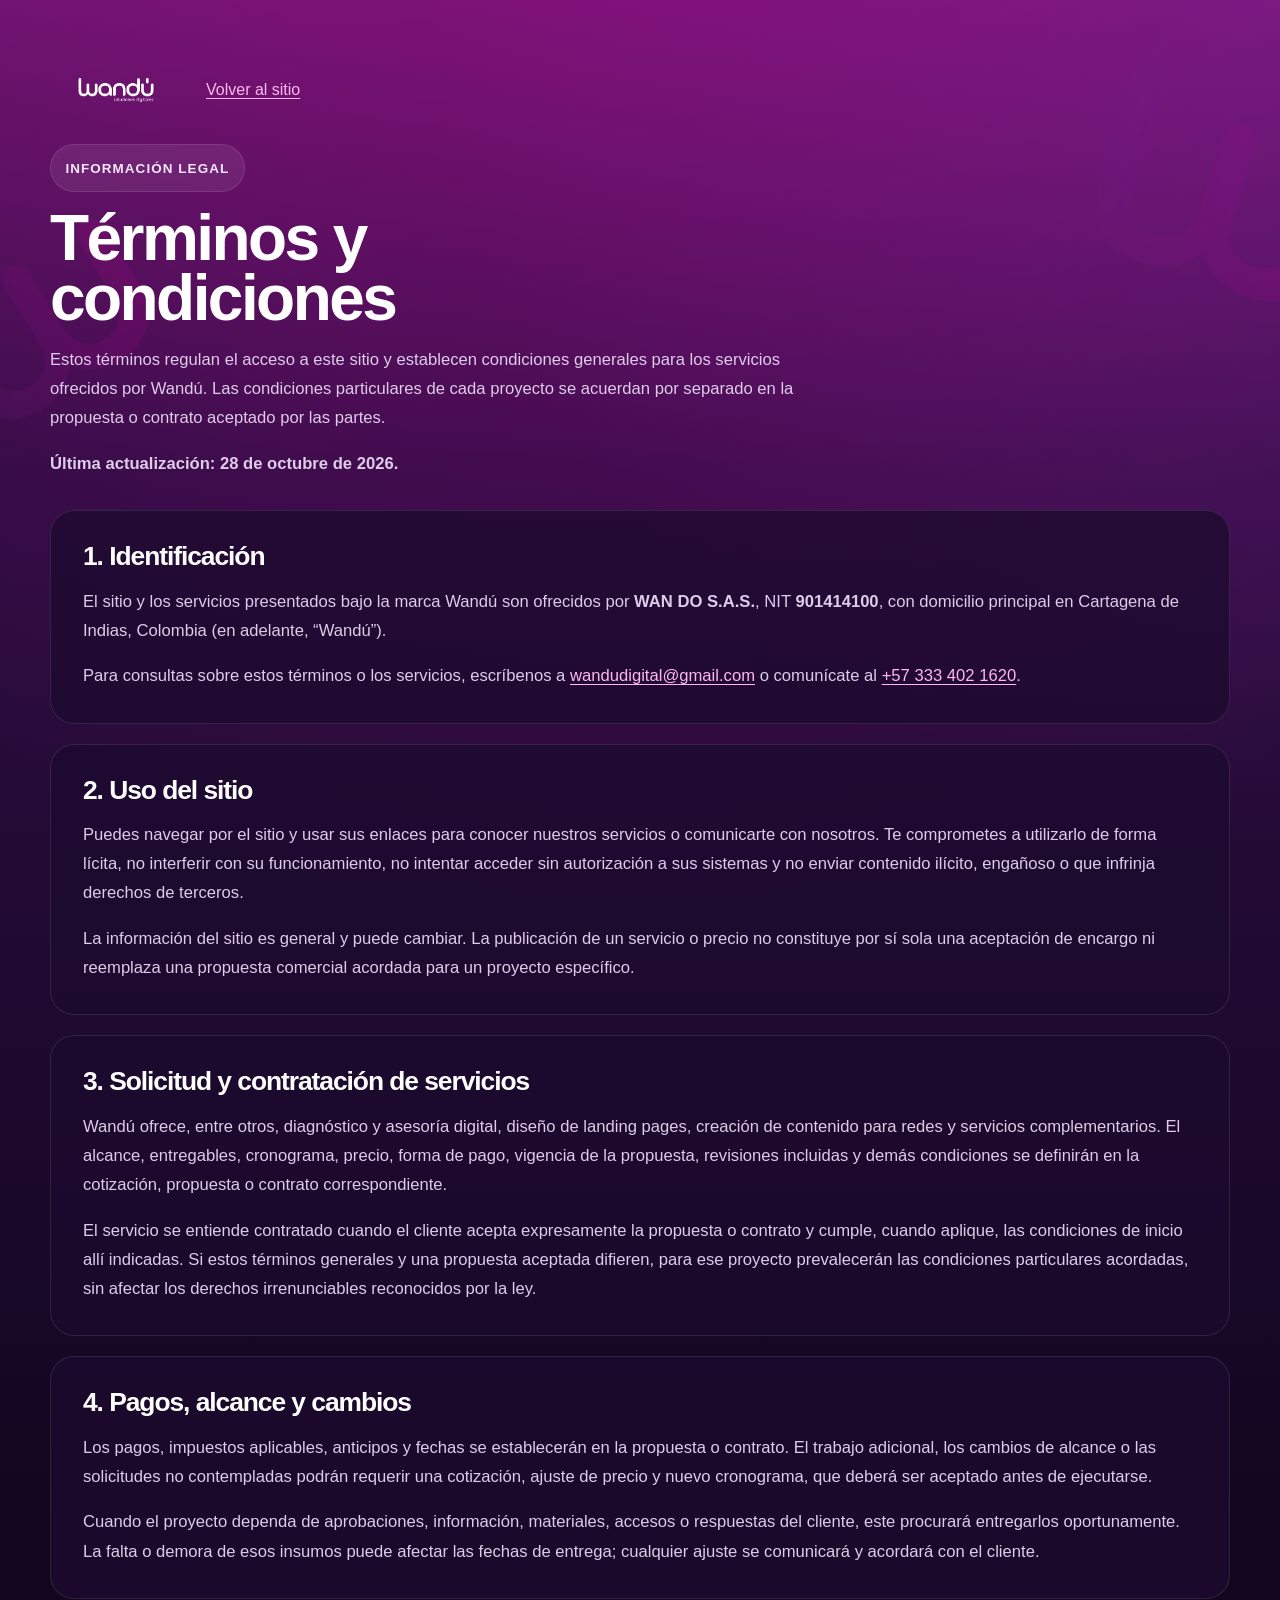
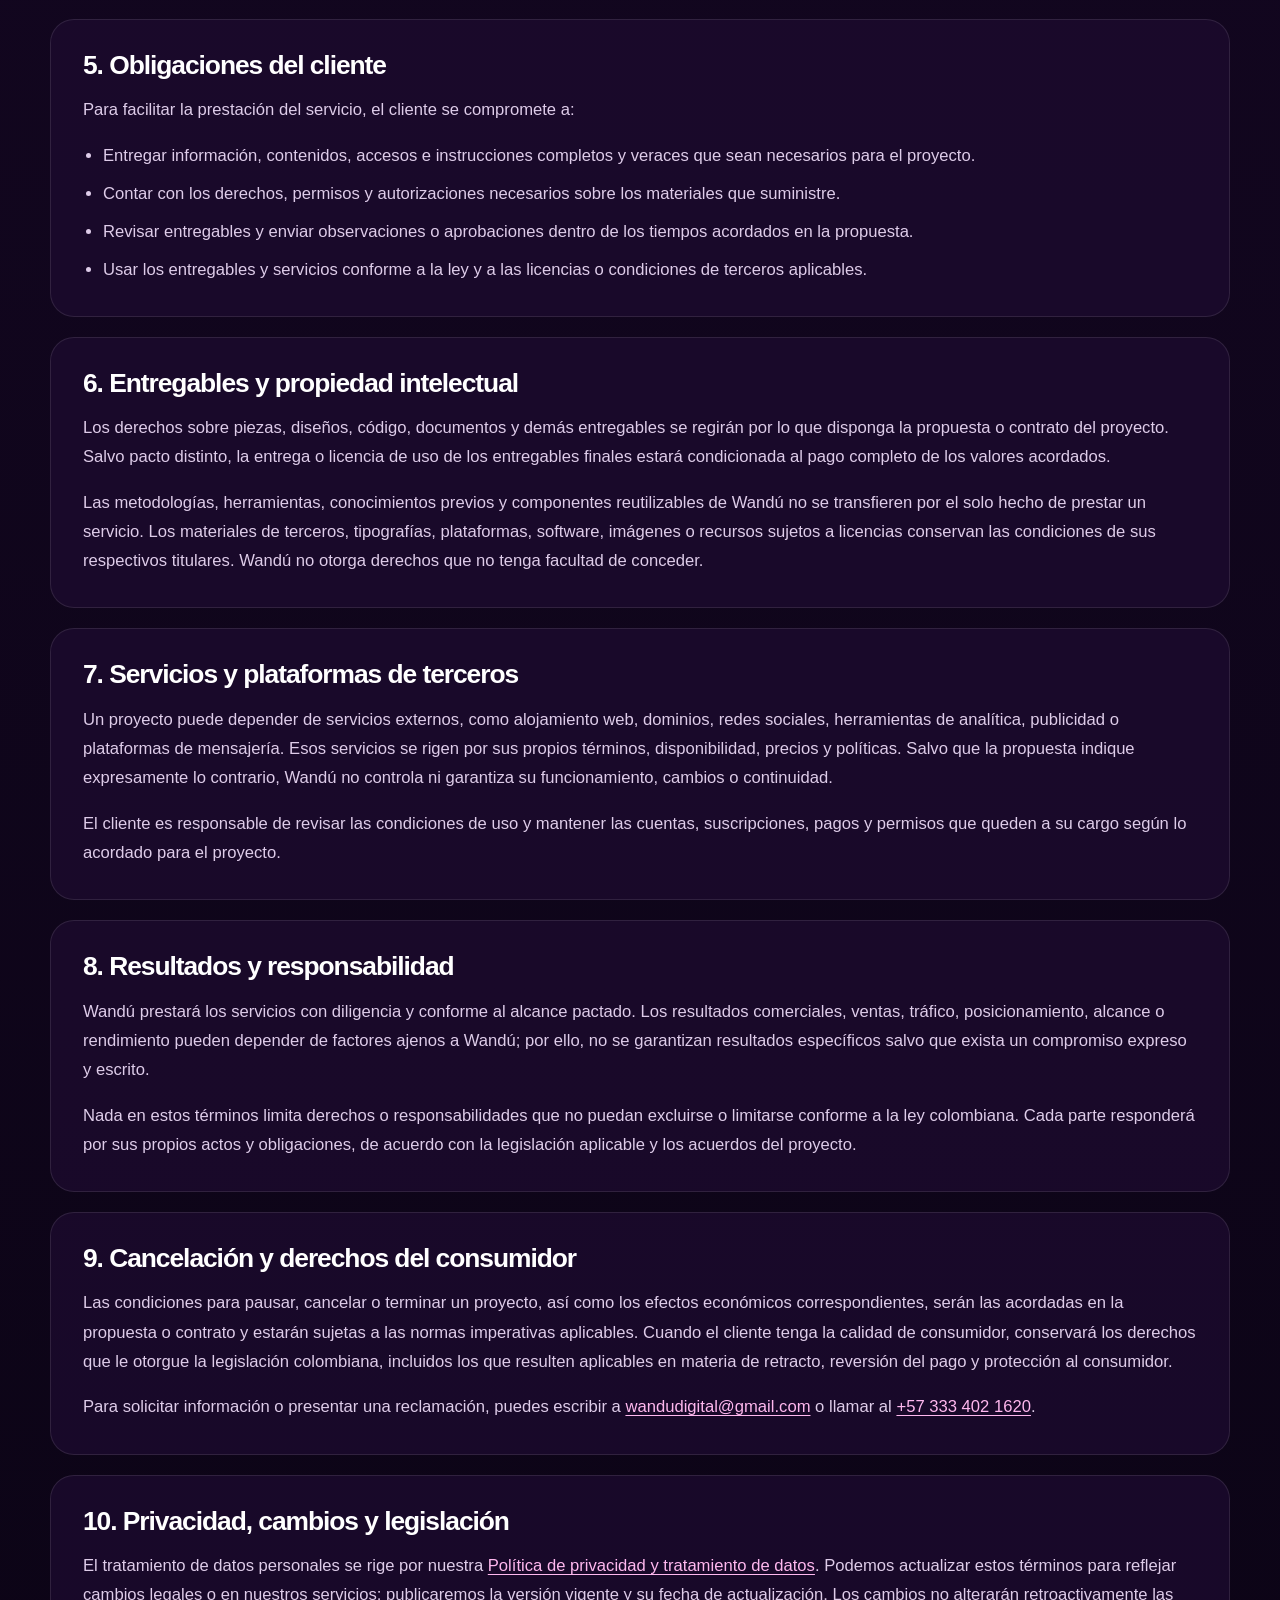
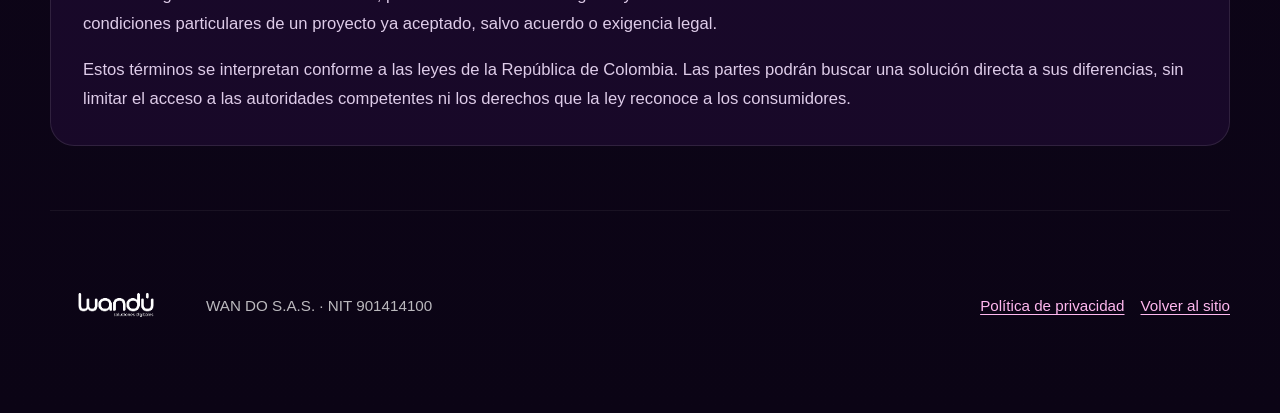
<file: terminos-y-condiciones.html>
<!DOCTYPE html>
<html lang="es">
  <head>
    <meta charset="UTF-8" />
    <meta name="viewport" content="width=device-width, initial-scale=1.0" />
    <title>Términos y condiciones | Wandú</title>
    <meta
      name="description"
      content="Consulta los términos de uso del sitio y las condiciones generales de los servicios de WAN DO S.A.S. (Wandú)."
    />
    <meta name="robots" content="index, follow" />
    <meta name="theme-color" content="#12061f" />
    <link rel="icon" href="/favicon.png?v=2" type="image/png" sizes="32x32" />
    <link rel="stylesheet" href="./assets/css/styles.css" />
  </head>
  <body>
    <div class="page">
      <header class="site-header">
        <div class="container site-header__inner">
          <a class="brand" href="./index.html" aria-label="Ir al inicio de Wandú">
            <img src="./assets/img/brand/marca-wandu-01.png" alt="Wandú soluciones digitales" />
          </a>
          <a class="legal-back-link" href="./index.html">Volver al sitio</a>
        </div>
      </header>

      <main class="container legal-main">
        <div class="legal-heading">
          <span class="chip">Información legal</span>
          <h1>Términos y condiciones</h1>
          <p>
            Estos términos regulan el acceso a este sitio y establecen condiciones generales
            para los servicios ofrecidos por Wandú. Las condiciones particulares de cada
            proyecto se acuerdan por separado en la propuesta o contrato aceptado por las
            partes.
          </p>
          <p><strong>Última actualización: 28 de octubre de 2026.</strong></p>
        </div>

        <div class="legal-content">
          <section class="legal-block">
            <h2>1. Identificación</h2>
            <p>
              El sitio y los servicios presentados bajo la marca Wandú son ofrecidos por
              <strong>WAN DO S.A.S.</strong>, NIT <strong>901414100</strong>, con domicilio
              principal en Cartagena de Indias, Colombia (en adelante, “Wandú”).
            </p>
            <p>
              Para consultas sobre estos términos o los servicios, escríbenos a
              <a href="mailto:wandudigital@gmail.com">wandudigital@gmail.com</a> o
              comunícate al <a href="tel:+573334021620">+57 333 402 1620</a>.
            </p>
          </section>

          <section class="legal-block">
            <h2>2. Uso del sitio</h2>
            <p>
              Puedes navegar por el sitio y usar sus enlaces para conocer nuestros servicios
              o comunicarte con nosotros. Te comprometes a utilizarlo de forma lícita, no
              interferir con su funcionamiento, no intentar acceder sin autorización a sus
              sistemas y no enviar contenido ilícito, engañoso o que infrinja derechos de
              terceros.
            </p>
            <p>
              La información del sitio es general y puede cambiar. La publicación de un
              servicio o precio no constituye por sí sola una aceptación de encargo ni
              reemplaza una propuesta comercial acordada para un proyecto específico.
            </p>
          </section>

          <section class="legal-block">
            <h2>3. Solicitud y contratación de servicios</h2>
            <p>
              Wandú ofrece, entre otros, diagnóstico y asesoría digital, diseño de landing
              pages, creación de contenido para redes y servicios complementarios. El alcance,
              entregables, cronograma, precio, forma de pago, vigencia de la propuesta,
              revisiones incluidas y demás condiciones se definirán en la cotización,
              propuesta o contrato correspondiente.
            </p>
            <p>
              El servicio se entiende contratado cuando el cliente acepta expresamente la
              propuesta o contrato y cumple, cuando aplique, las condiciones de inicio allí
              indicadas. Si estos términos generales y una propuesta aceptada difieren, para
              ese proyecto prevalecerán las condiciones particulares acordadas, sin afectar
              los derechos irrenunciables reconocidos por la ley.
            </p>
          </section>

          <section class="legal-block">
            <h2>4. Pagos, alcance y cambios</h2>
            <p>
              Los pagos, impuestos aplicables, anticipos y fechas se establecerán en la
              propuesta o contrato. El trabajo adicional, los cambios de alcance o las
              solicitudes no contempladas podrán requerir una cotización, ajuste de precio y
              nuevo cronograma, que deberá ser aceptado antes de ejecutarse.
            </p>
            <p>
              Cuando el proyecto dependa de aprobaciones, información, materiales, accesos o
              respuestas del cliente, este procurará entregarlos oportunamente. La falta o
              demora de esos insumos puede afectar las fechas de entrega; cualquier ajuste
              se comunicará y acordará con el cliente.
            </p>
          </section>

          <section class="legal-block">
            <h2>5. Obligaciones del cliente</h2>
            <p>Para facilitar la prestación del servicio, el cliente se compromete a:</p>
            <ul>
              <li>Entregar información, contenidos, accesos e instrucciones completos y veraces que sean necesarios para el proyecto.</li>
              <li>Contar con los derechos, permisos y autorizaciones necesarios sobre los materiales que suministre.</li>
              <li>Revisar entregables y enviar observaciones o aprobaciones dentro de los tiempos acordados en la propuesta.</li>
              <li>Usar los entregables y servicios conforme a la ley y a las licencias o condiciones de terceros aplicables.</li>
            </ul>
          </section>

          <section class="legal-block">
            <h2>6. Entregables y propiedad intelectual</h2>
            <p>
              Los derechos sobre piezas, diseños, código, documentos y demás entregables se
              regirán por lo que disponga la propuesta o contrato del proyecto. Salvo pacto
              distinto, la entrega o licencia de uso de los entregables finales estará
              condicionada al pago completo de los valores acordados.
            </p>
            <p>
              Las metodologías, herramientas, conocimientos previos y componentes reutilizables
              de Wandú no se transfieren por el solo hecho de prestar un servicio. Los
              materiales de terceros, tipografías, plataformas, software, imágenes o recursos
              sujetos a licencias conservan las condiciones de sus respectivos titulares.
              Wandú no otorga derechos que no tenga facultad de conceder.
            </p>
          </section>

          <section class="legal-block">
            <h2>7. Servicios y plataformas de terceros</h2>
            <p>
              Un proyecto puede depender de servicios externos, como alojamiento web,
              dominios, redes sociales, herramientas de analítica, publicidad o plataformas
              de mensajería. Esos servicios se rigen por sus propios términos, disponibilidad,
              precios y políticas. Salvo que la propuesta indique expresamente lo contrario,
              Wandú no controla ni garantiza su funcionamiento, cambios o continuidad.
            </p>
            <p>
              El cliente es responsable de revisar las condiciones de uso y mantener las
              cuentas, suscripciones, pagos y permisos que queden a su cargo según lo acordado
              para el proyecto.
            </p>
          </section>

          <section class="legal-block">
            <h2>8. Resultados y responsabilidad</h2>
            <p>
              Wandú prestará los servicios con diligencia y conforme al alcance pactado. Los
              resultados comerciales, ventas, tráfico, posicionamiento, alcance o rendimiento
              pueden depender de factores ajenos a Wandú; por ello, no se garantizan
              resultados específicos salvo que exista un compromiso expreso y escrito.
            </p>
            <p>
              Nada en estos términos limita derechos o responsabilidades que no puedan
              excluirse o limitarse conforme a la ley colombiana. Cada parte responderá por
              sus propios actos y obligaciones, de acuerdo con la legislación aplicable y los
              acuerdos del proyecto.
            </p>
          </section>

          <section class="legal-block">
            <h2>9. Cancelación y derechos del consumidor</h2>
            <p>
              Las condiciones para pausar, cancelar o terminar un proyecto, así como los
              efectos económicos correspondientes, serán las acordadas en la propuesta o
              contrato y estarán sujetas a las normas imperativas aplicables. Cuando el
              cliente tenga la calidad de consumidor, conservará los derechos que le otorgue
              la legislación colombiana, incluidos los que resulten aplicables en materia de
              retracto, reversión del pago y protección al consumidor.
            </p>
            <p>
              Para solicitar información o presentar una reclamación, puedes escribir a
              <a href="mailto:wandudigital@gmail.com">wandudigital@gmail.com</a> o llamar al
              <a href="tel:+573334021620">+57 333 402 1620</a>.
            </p>
          </section>

          <section class="legal-block">
            <h2>10. Privacidad, cambios y legislación</h2>
            <p>
              El tratamiento de datos personales se rige por nuestra
              <a href="./politica-de-privacidad.html">Política de privacidad y tratamiento de datos</a>.
              Podemos actualizar estos términos para reflejar cambios legales o en nuestros
              servicios; publicaremos la versión vigente y su fecha de actualización. Los
              cambios no alterarán retroactivamente las condiciones particulares de un
              proyecto ya aceptado, salvo acuerdo o exigencia legal.
            </p>
            <p>
              Estos términos se interpretan conforme a las leyes de la República de Colombia.
              Las partes podrán buscar una solución directa a sus diferencias, sin limitar el
              acceso a las autoridades competentes ni los derechos que la ley reconoce a los
              consumidores.
            </p>
          </section>
        </div>
      </main>

      <footer class="container footer">
        <a class="brand" href="./index.html">
          <img src="./assets/img/brand/marca-wandu-01.png" alt="Wandú soluciones digitales" />
        </a>
        <span>WAN DO S.A.S. · NIT 901414100</span>
        <div class="footer__links">
          <a href="./politica-de-privacidad.html">Política de privacidad</a>
          <a href="./index.html">Volver al sitio</a>
        </div>
      </footer>
    </div>

    <script src="./assets/js/main.js" defer></script>
  </body>
</html>
</file>
<file: assets/css/styles.css>
:root {
        --bg: #12061f;
        --bg-soft: #1d0b2f;
        --surface: linear-gradient(180deg, rgba(118, 39, 135, 0.92), rgba(72, 24, 98, 0.92));
        --surface-strong: linear-gradient(160deg, rgba(222, 0, 165, 0.98), rgba(115, 38, 158, 0.92));
        --surface-dark: rgba(29, 11, 47, 0.78);
        --text: #ffffff;
        --muted: #decce9;
        --muted-strong: #f3e8fb;
        --line: rgba(255, 255, 255, 0.1);
        --primary: #df00a8;
        --primary-soft: #ff4dc6;
        --secondary: #7c2ca1;
        --accent: #ffb8ef;
        --shadow: 0 24px 70px rgba(4, 0, 12, 0.45);
        --radius-xl: 34px;
        --radius-lg: 24px;
        --radius-md: 18px;
        --max-width: 1180px;
      }

      * {
        box-sizing: border-box;
      }

      html {
        scroll-behavior: smooth;
      }

      body {
        margin: 0;
        color: var(--text);
        font-family: "Segoe UI", "Helvetica Neue", Arial, sans-serif;
        background:
          radial-gradient(circle at 50% -10%, rgba(223, 0, 168, 0.34), transparent 32%),
          radial-gradient(circle at 100% 0%, rgba(124, 44, 161, 0.34), transparent 22%),
          linear-gradient(180deg, #5f1768 0%, #2d0d42 13%, #12061f 42%, #0b0415 100%);
      }

      body::before,
      body::after {
        content: "";
        position: fixed;
        inset: auto;
        pointer-events: none;
        z-index: 0;
        opacity: 0.14;
        background: url("../img/decor/elemento-grafico.png") center/contain no-repeat;
      }

      body::before {
        top: 2.5rem;
        right: -5rem;
        width: 260px;
        height: 260px;
        transform: rotate(18deg);
      }

      body::after {
        top: 12rem;
        left: -5rem;
        width: 220px;
        height: 220px;
        transform: rotate(-32deg);
      }

      a {
        color: inherit;
        text-decoration: none;
      }

      img {
        display: block;
        max-width: 100%;
      }

      button,
      .button {
        font: inherit;
        border: 0;
        cursor: pointer;
      }

      .page {
        position: relative;
        z-index: 1;
        overflow: clip;
      }

      .container {
        width: min(calc(100% - 2rem), var(--max-width));
        margin: 0 auto;
      }

      .site-header {
        position: fixed;
        top: 0;
        left: 0;
        width: 100%;
        z-index: 20;
        padding-top: 1.1rem;
        background: transparent;
        border-bottom: 1px solid transparent;
        transition:
          padding 220ms ease,
          background-color 220ms ease,
          border-color 220ms ease,
          backdrop-filter 220ms ease;
      }

      .site-header__inner,
      .hero,
      .section-heading,
      .service-grid,
      .process-grid,
      .diff-grid,
      .social-proof,
      .contact-grid,
      .footer {
        display: grid;
        gap: 1.5rem;
      }

      .site-header__inner {
        grid-template-columns: auto 1fr auto;
        align-items: center;
        min-height: 56px;
        padding: 0.4rem 0;
        transition:
          min-height 220ms ease,
          padding 220ms ease,
          background-color 220ms ease,
          border-color 220ms ease,
          box-shadow 220ms ease;
      }

      .site-header:not(.is-scrolled) .site-header__inner {
        background: transparent;
        border-color: transparent;
        box-shadow: none;
      }

      .site-header.is-scrolled {
        padding-top: 0;
        backdrop-filter: blur(14px);
        background: rgba(19, 6, 31, 0.52);
        border-bottom-color: rgba(255, 255, 255, 0.06);
      }

      .site-header.is-scrolled .site-header__inner {
        min-height: 30px;
        padding: 0.02rem 0;
      }

      .brand {
        display: inline-flex;
        align-items: center;
      }

      .brand img {
        width: min(132px, 32vw);
        height: auto;
        transition: transform 180ms ease, filter 180ms ease;
      }

      .site-header.is-scrolled .brand img {
        width: min(100px, 24vw);
      }

      .brand:hover img,
      .brand:focus-visible img {
        transform: translateY(-2px) scale(1.02);
        filter: drop-shadow(0 10px 18px rgba(223, 0, 168, 0.24));
      }

      .nav {
        display: flex;
        flex-wrap: wrap;
        justify-content: center;
        gap: 1.4rem;
        color: var(--muted);
        font-size: 0.72rem;
        font-weight: 700;
        text-transform: uppercase;
        letter-spacing: 0.16em;
        transition: gap 220ms ease, font-size 220ms ease;
      }

      .nav-toggle {
        display: none;
        position: relative;
        width: 46px;
        height: 46px;
        padding: 0;
        border-radius: 14px;
        background: rgba(255, 255, 255, 0.08);
        border: 1px solid rgba(255, 255, 255, 0.1);
        box-shadow: 0 14px 30px rgba(4, 0, 12, 0.16);
        transition:
          transform 180ms ease,
          background-color 180ms ease,
          border-color 180ms ease,
          box-shadow 180ms ease;
      }

      .nav-toggle span {
        position: absolute;
        left: 50%;
        width: 18px;
        height: 2px;
        border-radius: 999px;
        background: var(--text);
        transition:
          transform 180ms ease,
          opacity 180ms ease;
      }

      .nav-toggle span:nth-child(1) {
        top: calc(50% - 6px);
        transform: translateX(-50%);
      }

      .nav-toggle span:nth-child(2) {
        top: 50%;
        transform: translateX(-50%) translateY(-50%);
      }

      .nav-toggle span:nth-child(3) {
        top: calc(50% + 4px);
        transform: translateX(-50%);
      }

      .nav-toggle:hover,
      .nav-toggle:focus-visible {
        transform: translateY(-2px);
        background: rgba(255, 255, 255, 0.12);
        border-color: rgba(255, 255, 255, 0.16);
      }

      .site-header.is-scrolled .nav {
        gap: 0.82rem;
        font-size: 0.62rem;
      }

      .nav a:hover,
      .nav a:focus-visible,
      .button:hover {
        opacity: 1;
        transform: translateY(-2px);
      }

      .button,
      .chip {
        display: inline-flex;
        align-items: center;
        justify-content: center;
        min-height: 48px;
        border-radius: 999px;
        transition:
          transform 180ms ease,
          border-color 180ms ease,
          background-color 180ms ease,
          box-shadow 180ms ease,
          opacity 180ms ease;
      }

      .button {
        padding: 0.82rem 1.3rem;
      }

      .chip:hover,
      .chip:focus-visible {
        transform: translateY(-2px);
        border-color: rgba(255, 255, 255, 0.18);
        background: rgba(255, 255, 255, 0.12);
        box-shadow: 0 14px 28px rgba(4, 0, 12, 0.16);
      }

      .site-header.is-scrolled .button {
        min-height: 32px;
        padding: 0.42rem 0.9rem;
        font-size: 0.88rem;
      }

      .button svg,
      .chip svg,
      .service-card__icon svg,
      .step-number svg,
      .icon-badge svg,
      .social-links a svg {
        width: 1.1rem;
        height: 1.1rem;
        flex: 0 0 auto;
      }

      .button:focus-visible,
      .nav a:focus-visible,
      .social-links a:focus-visible {
        outline: 3px solid rgba(255, 255, 255, 0.25);
        outline-offset: 4px;
      }

      .button--primary {
        color: var(--text);
        font-weight: 700;
        background: linear-gradient(135deg, #ff4dc6, #df00a8);
        box-shadow: 0 18px 45px rgba(223, 0, 168, 0.34);
      }

      .button--secondary {
        color: var(--text);
        border: 1px solid rgba(255, 255, 255, 0.12);
        background: rgba(255, 255, 255, 0.05);
      }

      .chip {
        gap: 0.55rem;
        padding: 0.5rem 0.9rem;
        background: rgba(255, 255, 255, 0.08);
        border: 1px solid rgba(255, 255, 255, 0.1);
        color: var(--muted-strong);
        font-size: 0.84rem;
        font-weight: 700;
        text-transform: uppercase;
        letter-spacing: 0.08em;
      }

      .chip svg {
        opacity: 0.92;
      }

      main section {
        position: relative;
        padding: 5.25rem 0;
      }

      main section::before {
        content: "";
        position: absolute;
        inset: 1.25rem 1rem;
        border-radius: 32px;
        pointer-events: none;
        z-index: 0;
        opacity: 0;
        border: 1px solid rgba(255, 255, 255, 0.05);
      }

      main section > .container {
        position: relative;
        z-index: 1;
      }

      #problema::before,
      #diferencial::before,
      #contacto::before {
        opacity: 1;
        background: linear-gradient(180deg, rgba(74, 18, 98, 0.58), rgba(25, 8, 39, 0.28));
      }

      #servicios::before,
      #cta-final::before {
        opacity: 1;
        background: linear-gradient(180deg, rgba(103, 25, 132, 0.84), rgba(66, 17, 97, 0.76));
      }

      #prueba-social::before {
        opacity: 1;
        background: linear-gradient(180deg, rgba(19, 8, 31, 0.78), rgba(10, 4, 21, 0.46));
      }

      h1,
      h2,
      h3 {
        margin: 0;
        line-height: 1.02;
        letter-spacing: -0.04em;
      }

      h1 {
        font-size: clamp(3rem, 5.2vw, 5rem);
        max-width: 11.5ch;
        line-height: 0.94;
      }

      h2 {
        font-size: clamp(2.15rem, 4vw, 3.7rem);
      }

      h3 {
        font-size: 1.28rem;
      }

      p,
      li {
        color: var(--muted);
        line-height: 1.72;
        font-size: 1.04rem;
      }

      .hero-section {
        padding-top: 8.35rem;
      }

      .hero {
        grid-template-columns: minmax(0, 1.5fr) minmax(0, 1fr);
        align-items: center;
        gap: 1.25rem;
      }

      .hero-copy p {
        max-width: 52ch;
        margin: 1.5rem 0 0;
        font-size: 1rem;
        line-height: 1.5;
      }

      .hero-copy {
        width: 100%;
        max-width: 700px;
        padding-right: 1.25rem;
      }

      .hero-copy h1 {
        max-width: 12.8ch;
      }

      .hero-actions {
        display: flex;
        flex-wrap: wrap;
        gap: 0.9rem;
        margin-top: 2rem;
      }

      .hero-note {
        display: flex;
        flex-wrap: wrap;
        gap: 0.55rem;
        margin-top: 1.6rem;
      }

      .hero-note .chip {
        min-height: 34px;
        padding: 0.32rem 0.72rem;
        border-radius: 14px;
        background: rgba(255, 255, 255, 0.06);
        border-color: rgba(255, 255, 255, 0.08);
        box-shadow: none;
        font-size: 0.68rem;
        font-weight: 800;
        letter-spacing: 0.04em;
        gap: 0.45rem;
        text-transform: none;
      }

      .hero-note .chip svg {
        width: 0.82rem;
        height: 0.82rem;
        opacity: 0.84;
      }

      .hero-note .chip:hover,
      .hero-note .chip:focus-visible {
        transform: none;
        border-color: rgba(255, 255, 255, 0.1);
        background: rgba(255, 255, 255, 0.08);
        box-shadow: none;
      }

      .hero-visual {
        position: relative;
        min-height: 620px;
        isolation: isolate;
      }

      .hero-visual--minimal {
        display: grid;
        place-items: center;
        justify-self: stretch;
        width: 100%;
      }

      .hero-card,
      .float-card,
      .mini-panel,
      .service-card,
      .problem-box,
      .value-box,
      .step-card,
      .diff-card,
      .testimonial-card,
      .metric-card,
      .contact-card {
        border: 1px solid var(--line);
        box-shadow: var(--shadow);
      }

      .hero-minimal {
        position: relative;
        --node-orbit: 208px;
        --dot-orbit: 128px;
        --orbit-duration: 26s;
        --dot-duration: 22s;
        width: min(100%, 430px);
        aspect-ratio: 1;
        border-radius: 36px;
        display: grid;
        place-items: center;
        background: radial-gradient(circle at center, rgba(124, 44, 161, 0.1), rgba(18, 6, 31, 0) 68%);
      }

      .hero-minimal__halo {
        position: absolute;
        inset: 20%;
        border-radius: 50%;
        background: radial-gradient(circle, rgba(255, 77, 198, 0.18), rgba(124, 44, 161, 0.04) 58%, transparent 74%);
        filter: blur(14px);
      }

      .hero-minimal__ring {
        position: absolute;
        border-radius: 50%;
        border: 1px solid rgba(255, 255, 255, 0.08);
      }

      .hero-minimal__ring--outer {
        inset: 10%;
      }

      .hero-minimal__ring--inner {
        inset: 25%;
        border-style: dashed;
        border-color: rgba(255, 255, 255, 0.1);
      }

      .hero-minimal__core {
        position: relative;
        z-index: 2;
        width: 140px;
        height: 140px;
        border-radius: 50%;
        display: grid;
        place-items: center;
        gap: 0.55rem;
        background: linear-gradient(180deg, rgba(92, 26, 122, 0.96), rgba(43, 13, 66, 0.96));
        border: 1px solid rgba(255, 255, 255, 0.1);
        box-shadow: 0 24px 70px rgba(4, 0, 12, 0.35);
        overflow: visible;
      }

      .hero-minimal__core::after {
        content: "";
        position: absolute;
        inset: -10px;
        border-radius: 50%;
        background: radial-gradient(circle, rgba(255, 77, 198, 0.18), rgba(255, 77, 198, 0.04) 58%, transparent 72%);
        opacity: 0;
        transform: scale(0.92);
        pointer-events: none;
      }

      .hero-minimal__core:hover::after {
        animation: hero-pulse 1.4s ease-out infinite;
      }

      .hero-minimal__logo {
        position: relative;
        z-index: 1;
        width: 72px;
        height: auto;
        filter: brightness(0) invert(1);
      }

      @keyframes hero-pulse {
        0% {
          opacity: 0;
          transform: scale(0.92);
        }

        20% {
          opacity: 1;
        }

        100% {
          opacity: 0;
          transform: scale(1.24);
        }
      }

      .hero-minimal__lines {
        position: absolute;
        inset: 0;
        z-index: 1;
        width: 100%;
        height: 100%;
      }

      .hero-minimal__lines path {
        fill: none;
        stroke: rgba(255, 255, 255, 0.12);
        stroke-width: 1.25;
        stroke-linecap: round;
        stroke-dasharray: 4 10;
      }

      .hero-node {
        position: absolute;
        z-index: 2;
        width: 74px;
        height: 74px;
        top: 50%;
        left: 50%;
        border-radius: 999px;
        display: grid;
        place-items: center;
        text-align: center;
        background: linear-gradient(180deg, rgba(67, 20, 93, 0.62), rgba(34, 10, 52, 0.72));
        border: 1px solid rgba(255, 255, 255, 0.1);
        box-shadow: 0 14px 28px rgba(4, 0, 12, 0.14);
        backdrop-filter: blur(8px);
        transform:
          translate(-50%, -50%)
          rotate(var(--node-angle))
          translateY(calc(-1 * var(--node-orbit)))
          rotate(calc(-1 * var(--node-angle)));
        animation: hero-orbit var(--orbit-duration) linear infinite;
        transition:
          box-shadow 220ms ease,
          border-color 220ms ease,
          background-color 220ms ease;
      }

      .hero-node__icon {
        display: inline-grid;
        place-items: center;
        width: 2.7rem;
        height: 2.7rem;
        border-radius: 999px;
        color: var(--muted-strong);
        background: linear-gradient(135deg, rgba(255, 77, 198, 0.26), rgba(124, 44, 161, 0.36));
      }

      .hero-node__icon svg {
        width: 1rem;
        height: 1rem;
      }

      .hero-node strong {
        position: absolute;
        left: 50%;
        bottom: -2.9rem;
        transform: translateX(-50%) translateY(8px);
        min-width: max-content;
        padding: 0.42rem 0.75rem;
        border-radius: 999px;
        background: rgba(31, 9, 47, 0.9);
        border: 1px solid rgba(255, 255, 255, 0.08);
        box-shadow: 0 14px 34px rgba(4, 0, 12, 0.22);
        color: var(--muted-strong);
        font-size: 0.72rem;
        letter-spacing: 0.04em;
        line-height: 1.1;
        opacity: 0;
        pointer-events: none;
        white-space: nowrap;
        transition:
          opacity 220ms ease,
          transform 220ms ease;
      }

      .hero-node.is-active strong,
      .hero-node:hover strong {
        opacity: 1;
        transform: translateX(-50%) translateY(0);
      }

      .hero-node.is-active,
      .hero-node:hover {
        border-color: rgba(255, 255, 255, 0.18);
        box-shadow: 0 18px 34px rgba(4, 0, 12, 0.22);
      }

      .hero-node--top {
        --node-angle: -90deg;
      }

      .hero-node--left {
        --node-angle: 198deg;
      }

      .hero-node--right {
        --node-angle: -18deg;
      }

      .hero-node--bottom-left {
        --node-angle: 126deg;
      }

      .hero-node--bottom-right {
        --node-angle: 54deg;
      }

      @keyframes hero-orbit {
        from {
          transform:
            translate(-50%, -50%)
            rotate(var(--node-angle))
            translateY(calc(-1 * var(--node-orbit)))
            rotate(calc(-1 * var(--node-angle)));
        }

        to {
          transform:
            translate(-50%, -50%)
            rotate(calc(var(--node-angle) + 360deg))
            translateY(calc(-1 * var(--node-orbit)))
            rotate(calc(-1 * (var(--node-angle) + 360deg)));
        }
      }

      .hero-dot {
        position: absolute;
        z-index: 1;
        width: 10px;
        height: 10px;
        top: 50%;
        left: 50%;
        border-radius: 50%;
        background: linear-gradient(135deg, #ff4dc6, #df00a8);
        box-shadow: 0 0 0 8px rgba(255, 77, 198, 0.08);
        transform:
          translate(-50%, -50%)
          rotate(var(--dot-angle))
          translateY(calc(-1 * var(--dot-orbit)));
        animation: hero-dot-orbit var(--dot-duration) linear infinite;
      }

      .hero-dot--top {
        --dot-angle: -90deg;
      }

      .hero-dot--left {
        --dot-angle: 198deg;
      }

      .hero-dot--right {
        --dot-angle: -18deg;
      }

      .hero-dot--bottom-left {
        --dot-angle: 126deg;
      }

      .hero-dot--bottom-right {
        --dot-angle: 54deg;
      }

      @keyframes hero-dot-orbit {
        from {
          transform:
            translate(-50%, -50%)
            rotate(var(--dot-angle))
            translateY(calc(-1 * var(--dot-orbit)));
        }

        to {
          transform:
            translate(-50%, -50%)
            rotate(calc(var(--dot-angle) + 360deg))
            translateY(calc(-1 * var(--dot-orbit)));
        }
      }

      .hero-card,
      .problem-box,
      .value-box,
      .contact-card {
        border-radius: var(--radius-xl);
        background: linear-gradient(180deg, rgba(112, 34, 138, 0.9), rgba(38, 12, 59, 0.84));
      }

      .hero-card {
        position: absolute;
        inset: auto 0 0 auto;
        width: min(100%, 510px);
        z-index: 3;
        padding: 2.25rem 2rem 2rem;
        overflow: hidden;
        background:
          linear-gradient(180deg, rgba(118, 39, 135, 0.96), rgba(45, 14, 70, 0.96)),
          radial-gradient(circle at top, rgba(255, 255, 255, 0.08), transparent 52%);
      }

      .hero-card::before {
        content: "";
        position: absolute;
        inset: auto -2rem -3rem auto;
        width: 230px;
        height: 230px;
        border-radius: 50%;
        background: radial-gradient(circle, rgba(255, 77, 198, 0.5), transparent 70%);
        pointer-events: none;
      }

      .hero-card > * {
        position: relative;
        z-index: 1;
      }

      .hero-logo {
        width: 180px;
        opacity: 0.98;
        margin-bottom: 1rem;
      }

      .hero-card p {
        margin: 0;
        color: var(--muted-strong);
        font-size: 1.1rem;
        line-height: 1.6;
        max-width: 26ch;
      }

      .hero-grid {
        display: grid;
        grid-template-columns: 1fr 1fr;
        gap: 1rem;
        margin-top: 1.9rem;
      }

      .mini-panel-head,
      .metric-head,
      .contact-item-head {
        display: flex;
        align-items: center;
        gap: 0.75rem;
      }

      .mini-panel {
        min-height: 146px;
        padding: 1.15rem;
        border-radius: var(--radius-md);
        background: linear-gradient(180deg, rgba(255, 255, 255, 0.09), rgba(255, 255, 255, 0.05));
        backdrop-filter: blur(8px);
      }

      .mini-panel strong {
        display: block;
        font-size: 0.98rem;
      }

      .mini-panel span {
        display: block;
        margin-top: 0.9rem;
        color: var(--muted-strong);
        line-height: 1.45;
        font-size: 0.95rem;
      }

      .float-card {
        position: absolute;
        z-index: 1;
        border-radius: 20px;
        padding: 1.1rem 1.15rem;
        background: rgba(255, 255, 255, 0.05);
        border-color: rgba(255, 255, 255, 0.06);
        backdrop-filter: blur(10px);
        opacity: 0.42;
      }

      .float-card--left {
        top: 16%;
        left: -4%;
        max-width: 220px;
      }

      .float-card--right {
        top: 28%;
        right: -2%;
        max-width: 220px;
      }

      .float-card strong {
        display: block;
        color: rgba(255, 255, 255, 0.5);
        margin-bottom: 0.55rem;
      }

      .float-card p {
        margin: 0;
        color: rgba(255, 255, 255, 0.34);
        line-height: 1.55;
      }

      .glow-ring {
        position: absolute;
        z-index: 0;
        inset: 3% auto auto 12%;
        width: 260px;
        aspect-ratio: 1;
        border-radius: 50%;
        background: radial-gradient(circle, rgba(255, 77, 198, 0.4), rgba(124, 44, 161, 0.05) 65%, transparent 72%);
        filter: blur(16px);
      }

      .network-lines {
        position: absolute;
        z-index: 0;
        inset: 11% 8% auto auto;
        width: 320px;
        height: 320px;
        border-radius: 50%;
        border: 1px solid rgba(255, 255, 255, 0.06);
        opacity: 0.6;
      }

      .network-lines::before,
      .network-lines::after {
        content: "";
        position: absolute;
        inset: 50% auto auto 50%;
        width: 12px;
        height: 12px;
        border-radius: 50%;
        background: var(--primary-soft);
        box-shadow:
          -110px -72px 0 0 rgba(255, 184, 239, 0.88),
          80px -100px 0 0 rgba(255, 255, 255, 0.75),
          112px 22px 0 0 rgba(223, 0, 168, 0.86),
          -80px 95px 0 0 rgba(124, 44, 161, 0.94);
      }

      .network-lines::after {
        inset: 0;
        width: auto;
        height: auto;
        border-radius: 50%;
        background: none;
        border: 1px dashed rgba(255, 255, 255, 0.08);
        box-shadow: none;
      }

      .section-heading {
        grid-template-columns: 0.92fr 1.08fr;
        align-items: end;
        margin-bottom: 2rem;
      }

      #problema .section-heading,
      #servicios .section-heading,
      #diferencial .section-heading,
      #prueba-social .section-heading {
        grid-template-columns: 1fr;
        justify-items: center;
        text-align: center;
        max-width: 820px;
        margin: 0 auto 2.4rem;
      }

      #problema .section-heading p,
      #servicios .section-heading p,
      #diferencial .section-heading p,
      #prueba-social .section-heading p {
        max-width: 66ch;
      }

      .problem-box,
      .value-box {
        padding: 2rem;
      }

      .problem-value-grid {
        display: grid;
        grid-template-columns: 1fr 1fr;
        gap: 1.5rem;
      }

      .value-highlight {
        display: inline-flex;
        align-items: center;
        gap: 0.6rem;
        margin-top: 1rem;
        color: var(--muted-strong);
        font-weight: 700;
      }

      .service-grid {
        grid-template-columns: repeat(3, minmax(0, 1fr));
      }

      .service-card,
      .step-card,
      .diff-card,
      .testimonial-card,
      .metric-card {
        border-radius: var(--radius-lg);
        background: linear-gradient(180deg, rgba(48, 14, 67, 0.72), rgba(30, 10, 46, 0.82));
      }

      .service-card,
      .step-card,
      .diff-card,
      .testimonial-card,
      .metric-card,
      .contact-card {
        padding: 1.6rem;
      }

      .service-card {
        display: flex;
        flex-direction: column;
        text-align: center;
      }

      .service-card--featured {
        background:
          linear-gradient(180deg, rgba(86, 24, 117, 0.94), rgba(45, 14, 70, 0.94)),
          radial-gradient(circle at top, rgba(255, 255, 255, 0.08), transparent 58%);
      }

      .service-rank {
        display: inline-flex;
        align-items: center;
        justify-content: center;
        min-height: 30px;
        padding: 0.35rem 0.75rem;
        margin-bottom: 0.9rem;
        border-radius: 999px;
        background: rgba(255, 255, 255, 0.09);
        border: 1px solid rgba(255, 255, 255, 0.12);
        color: var(--muted-strong);
        font-size: 0.74rem;
        font-weight: 800;
        letter-spacing: 0.08em;
        text-transform: uppercase;
      }

      .service-price {
        display: inline-flex;
        align-items: center;
        justify-content: center;
        min-height: 46px;
        margin-top: 1.4rem;
        padding: 0.72rem 1rem;
        border-radius: 999px;
        background: linear-gradient(135deg, rgba(255, 77, 198, 0.22), rgba(124, 44, 161, 0.3));
        border: 1px solid rgba(255, 255, 255, 0.12);
        box-shadow: 0 12px 28px rgba(223, 0, 168, 0.18);
        color: #ffffff;
        font-size: 1.1rem;
        line-height: 1.35;
        font-weight: 800;
        align-self: center;
        transition:
          transform 180ms ease,
          box-shadow 180ms ease,
          background-color 180ms ease;
      }

      .service-card p {
        margin-bottom: 0;
      }

      .service-card:hover .service-price {
        transform: translateY(-2px) scale(1.01);
        box-shadow: 0 16px 34px rgba(223, 0, 168, 0.22);
      }

      .service-card__icon,
      .step-number,
      .icon-badge {
        display: inline-grid;
        place-items: center;
        width: 3rem;
        height: 3rem;
        border-radius: 1rem;
        background: linear-gradient(135deg, rgba(255, 77, 198, 0.2), rgba(124, 44, 161, 0.36));
        color: var(--muted-strong);
        margin-bottom: 1rem;
        font-weight: 700;
      }

      .service-card__icon {
        margin-inline: auto;
      }

      .service-card:hover,
      .step-card:hover,
      .diff-card:hover,
      .testimonial-card:hover,
      .metric-card:hover,
      .contact-card:hover {
        transform: translateY(-4px);
        border-color: rgba(255, 255, 255, 0.16);
        box-shadow: 0 22px 48px rgba(4, 0, 12, 0.3);
      }

      .service-card,
      .step-card,
      .diff-card,
      .testimonial-card,
      .metric-card,
      .contact-card,
      .logo-pill,
      .mini-panel,
      .float-card {
        transition:
          transform 240ms ease,
          border-color 240ms ease,
          background-color 240ms ease,
          box-shadow 240ms ease;
      }

      .service-support {
        margin-top: 2rem;
        padding: 1.25rem 1.4rem;
        border-radius: 20px;
        background: rgba(18, 6, 31, 0.44);
        border: 1px solid rgba(255, 255, 255, 0.08);
        text-align: center;
        transition:
          transform 220ms ease,
          border-color 220ms ease,
          background-color 220ms ease,
          box-shadow 220ms ease;
      }

      .service-support:hover {
        transform: translateY(-3px);
        border-color: rgba(255, 255, 255, 0.14);
        background: rgba(25, 8, 39, 0.58);
        box-shadow: 0 18px 34px rgba(4, 0, 12, 0.2);
      }

      .process-grid {
        grid-template-columns: 0.78fr 1.22fr;
        align-items: start;
      }

      .process-side {
        position: sticky;
        top: 110px;
        padding: 2rem;
        border-radius: var(--radius-xl);
        background: var(--surface-strong);
        box-shadow: var(--shadow);
        text-align: center;
        transition:
          transform 220ms ease,
          box-shadow 220ms ease,
          filter 220ms ease;
      }

      .process-side p {
        color: #ffe7f9;
      }

      .process-side:hover {
        transform: translateY(-4px);
        box-shadow: 0 28px 60px rgba(4, 0, 12, 0.34);
        filter: saturate(1.06);
      }

      .steps {
        display: grid;
        gap: 1rem;
      }

      .step-card {
        display: grid;
        grid-template-columns: auto 1fr;
        gap: 1rem;
        align-items: start;
        background: linear-gradient(180deg, rgba(72, 20, 98, 0.92), rgba(44, 13, 65, 0.92));
      }

      .step-number {
        margin-bottom: 0;
        width: 3.2rem;
        height: 3.2rem;
      }

      .step-content p,
      .service-card p,
      .diff-card p,
      .metric-card p,
      .contact-item span {
        margin-bottom: 0;
      }

      .service-card p {
        flex: 1 1 auto;
      }

      .contact-item a,
      .service-card a {
        color: var(--muted-strong);
        text-decoration: none;
      }

      .contact-item a:hover {
        text-decoration: underline;
      }

      .diff-grid,
      .social-proof {
        grid-template-columns: repeat(2, minmax(0, 1fr));
      }

      .diff-card h3 {
        margin-bottom: 1rem;
      }

      .diff-card ul {
        margin: 0;
        padding: 0;
        list-style: none;
        display: grid;
        gap: 0.9rem;
      }

      .diff-card li {
        display: flex;
        align-items: flex-start;
        gap: 0.8rem;
      }

      .icon-badge {
        width: 2.75rem;
        height: 2.75rem;
        margin-bottom: 1.15rem;
        box-shadow: 0 14px 30px rgba(223, 0, 168, 0.16);
      }

      .feature-check {
        display: inline-grid;
        place-items: center;
        width: 1.6rem;
        height: 1.6rem;
        border-radius: 999px;
        margin-top: 0.15rem;
        background: linear-gradient(135deg, rgba(255, 77, 198, 0.2), rgba(124, 44, 161, 0.36));
        color: var(--muted-strong);
      }

      .proof-layout {
        display: grid;
        grid-template-columns: 1.05fr 0.95fr;
        gap: 1.5rem;
      }

      .testimonial-card,
      .metric-card {
        background: linear-gradient(180deg, rgba(49, 15, 68, 0.82), rgba(23, 8, 35, 0.88));
      }

      .testimonial-card blockquote {
        margin: 0;
        color: var(--muted-strong);
        font-size: 1.12rem;
        line-height: 1.7;
      }

      .testimonial-card footer {
        margin-top: 1rem;
        color: var(--accent);
        font-weight: 700;
      }

      .metric-stack {
        display: grid;
        gap: 1rem;
      }

      .metric-card strong {
        display: block;
        color: var(--muted-strong);
        font-size: 1.5rem;
        margin-bottom: 0.25rem;
      }

      .logos {
        display: flex;
        flex-wrap: wrap;
        gap: 0.9rem;
        margin-top: 1.25rem;
      }

      .logo-pill {
        display: inline-flex;
        align-items: center;
        gap: 0.6rem;
        padding: 0.75rem 1rem;
        border-radius: 999px;
        border: 1px solid rgba(255, 255, 255, 0.08);
        background: rgba(255, 255, 255, 0.05);
        color: var(--muted-strong);
        font-size: 0.95rem;
        font-weight: 700;
      }

      .logo-pill:hover,
      .logo-pill:focus-visible {
        transform: translateY(-2px);
        border-color: rgba(255, 255, 255, 0.16);
        background: rgba(255, 255, 255, 0.1);
        box-shadow: 0 16px 28px rgba(4, 0, 12, 0.18);
      }

      .cta-banner {
        width: 100%;
        padding: 3rem 2rem;
        border-radius: var(--radius-xl);
        background: linear-gradient(135deg, rgba(223, 0, 168, 0.92), rgba(66, 20, 101, 0.9));
        border: 1px solid rgba(255, 255, 255, 0.12);
        box-shadow: var(--shadow);
        text-align: center;
      }

      #cta-final {
        padding-inline: 0;
      }

      #cta-final::before {
        inset: 0;
        border-radius: 0;
        border: 0;
      }

      #cta-final .container {
        width: min(calc(100% - 2rem), 1120px);
        max-width: 1120px;
        padding-inline: 1rem;
      }

      .cta-banner .chip,
      .cta-banner p {
        max-width: 58ch;
        margin-inline: auto;
      }

      #cta-final .hero-actions {
        justify-content: center;
      }

      .contact-grid {
        grid-template-columns: 0.94fr 1.06fr;
        align-items: start;
      }

      #contacto .hero-actions {
        justify-content: flex-start;
      }

      .contact-list {
        display: grid;
        gap: 1rem;
        margin-top: 1.5rem;
      }

      .contact-item {
        padding-bottom: 1rem;
        border-bottom: 1px solid rgba(255, 255, 255, 0.08);
        transition:
          transform 220ms ease,
          border-color 220ms ease,
          opacity 220ms ease;
      }

      .contact-item strong {
        color: var(--muted-strong);
      }

      .contact-item:hover {
        transform: translateX(4px);
        border-bottom-color: rgba(255, 255, 255, 0.16);
      }

      .social-links {
        display: flex;
        flex-wrap: wrap;
        gap: 0.8rem;
        margin-top: 1.4rem;
      }

      .social-links a {
        display: inline-flex;
        align-items: center;
        justify-content: center;
        min-width: 44px;
        min-height: 44px;
        padding: 0 1rem;
        border-radius: 999px;
        background: rgba(255, 255, 255, 0.08);
        border: 1px solid rgba(255, 255, 255, 0.1);
        transition:
          transform 180ms ease,
          border-color 180ms ease,
          background-color 180ms ease,
          box-shadow 180ms ease;
      }

      .social-links a:hover,
      .social-links a:focus-visible {
        transform: translateY(-3px);
        border-color: rgba(255, 255, 255, 0.18);
        background: rgba(255, 255, 255, 0.14);
        box-shadow: 0 16px 28px rgba(4, 0, 12, 0.22);
      }

      .floating-actions {
        position: fixed;
        right: 1.4rem;
        bottom: 1.35rem;
        z-index: 24;
        display: flex;
        flex-direction: column;
        align-items: center;
        gap: 0.7rem;
      }

      .floating-action {
        display: inline-grid;
        place-items: center;
        width: 56px;
        height: 56px;
        border-radius: 999px;
        color: var(--text);
        backdrop-filter: blur(16px);
        border: 1px solid rgba(255, 255, 255, 0.12);
        box-shadow: 0 18px 40px rgba(4, 0, 12, 0.26);
        transition:
          transform 180ms ease,
          opacity 180ms ease,
          box-shadow 180ms ease,
          border-color 180ms ease;
      }

      .floating-action:hover,
      .floating-action:focus-visible {
        transform: translateY(-3px);
      }

      .floating-action svg {
        width: 1.35rem;
        height: 1.35rem;
      }

      .floating-action--whatsapp {
        background: linear-gradient(135deg, #ff4dc6, #df00a8);
      }

      .floating-action--top {
        background: linear-gradient(180deg, rgba(77, 24, 105, 0.9), rgba(34, 10, 52, 0.92));
        opacity: 0.45;
      }

      .floating-action--top.is-visible {
        opacity: 1;
        transform: translateY(0);
      }

      .footer {
        grid-template-columns: auto 1fr auto;
        align-items: center;
        padding: 1.75rem 0 2.6rem;
        color: rgba(255, 255, 255, 0.72);
        font-size: 0.95rem;
        border-top: 1px solid rgba(255, 255, 255, 0.06);
      }

      .footer__links {
        display: flex;
        flex-wrap: wrap;
        justify-content: flex-end;
        gap: 1rem;
      }

      .footer__links a,
      .legal-back-link,
      .legal-content a {
        color: var(--accent);
        text-decoration: underline;
        text-underline-offset: 0.2em;
      }

      .legal-main {
        padding-top: 9rem;
        padding-bottom: 4rem;
      }

      .legal-heading {
        max-width: 760px;
        margin-bottom: 2rem;
      }

      .legal-heading h1 {
        margin: 1rem 0;
        font-size: clamp(2.4rem, 5vw, 4rem);
      }

      .legal-heading p,
      .legal-content p,
      .legal-content li {
        color: var(--muted);
        line-height: 1.75;
      }

      .legal-content {
        display: grid;
        gap: 1.25rem;
      }

      .legal-block {
        padding: clamp(1.25rem, 3vw, 2rem);
        border: 1px solid var(--line);
        border-radius: var(--radius-lg);
        background: var(--surface-dark);
      }

      .legal-block h2 {
        margin-bottom: 0.9rem;
        font-size: clamp(1.25rem, 2.5vw, 1.65rem);
      }

      .legal-block p:last-child,
      .legal-block ul:last-child {
        margin-bottom: 0;
      }

      .legal-block ul {
        display: grid;
        gap: 0.55rem;
        padding-left: 1.25rem;
      }

      .legal-contact {
        overflow-wrap: anywhere;
      }

      [data-reveal] {
        opacity: 0;
        transform: translateY(24px);
        transition:
          opacity 560ms ease,
          transform 560ms ease;
        transition-delay: var(--reveal-delay, 0ms);
      }

      [data-reveal].is-visible {
        opacity: 1;
        transform: translateY(0);
      }

      .reveal-left {
        transform: translateX(-30px);
      }

      .reveal-right {
        transform: translateX(30px);
      }

      .reveal-zoom {
        transform: translateY(18px) scale(0.94);
      }

      .reveal-soft {
        transform: translateY(14px);
      }

      .hero-visual [data-reveal].is-visible,
      .proof-layout [data-reveal].is-visible {
        animation: float-in 900ms ease forwards;
      }

      @keyframes float-in {
        0% {
          box-shadow: 0 8px 24px rgba(4, 0, 12, 0.2);
        }

        100% {
          box-shadow: var(--shadow);
        }
      }

      @media (max-width: 1080px) {
        .site-header__inner,
        .hero,
        .section-heading,
        .problem-value-grid,
        .process-grid,
        .proof-layout,
        .contact-grid,
        .footer {
          grid-template-columns: 1fr;
        }

        .nav {
          justify-content: flex-start;
        }

        .process-side {
          position: static;
        }

        .hero-visual {
          min-height: 520px;
        }

        .service-grid,
        .diff-grid,
        .social-proof {
          grid-template-columns: repeat(2, minmax(0, 1fr));
        }

        main section::before {
          inset: 1rem 0.6rem;
        }
      }

      @media (max-width: 760px) {
        .site-header {
          padding-top: 0.7rem;
        }

        .site-header::after {
          content: "";
          position: fixed;
          inset: 0;
          background: rgba(8, 3, 15, 0.42);
          opacity: 0;
          pointer-events: none;
          transition: opacity 180ms ease;
        }

        .site-header__inner {
          grid-template-columns: auto auto;
          align-items: center;
          min-height: 48px;
          padding: 0.2rem 0;
        }

        .brand img {
          width: min(102px, 28vw);
        }

        .nav-toggle {
          display: inline-grid;
          place-items: center;
          justify-self: end;
          position: relative;
          z-index: 22;
        }

        .site-header .button {
          display: none;
        }

        .nav {
          position: fixed;
          top: 0.65rem;
          right: 0.75rem;
          bottom: 0.75rem;
          left: auto;
          width: min(82vw, 320px);
          display: grid;
          align-content: start;
          gap: 0.5rem;
          padding: 5rem 0.9rem 1rem;
          border-radius: 24px;
          background: rgba(24, 8, 38, 0.96);
          border: 1px solid rgba(255, 255, 255, 0.08);
          box-shadow: 0 24px 56px rgba(4, 0, 12, 0.34);
          backdrop-filter: blur(16px);
          opacity: 0;
          pointer-events: none;
          transform: translateX(calc(100% + 1rem));
          transition:
            opacity 180ms ease,
            transform 180ms ease;
          z-index: 21;
        }

        .nav a {
          padding: 0.72rem 0.8rem;
          border-radius: 12px;
          background: rgba(255, 255, 255, 0.04);
          border: 1px solid transparent;
        }

        .site-header.menu-open .nav {
          opacity: 1;
          pointer-events: auto;
          transform: translateX(0);
        }

        .site-header.menu-open::after {
          opacity: 1;
        }

        .site-header.menu-open .nav-toggle span:nth-child(1) {
          top: 50%;
          transform: translateX(-50%) translateY(-50%) rotate(45deg);
        }

        .site-header.menu-open .nav-toggle span:nth-child(2) {
          opacity: 0;
        }

        .site-header.menu-open .nav-toggle span:nth-child(3) {
          top: 50%;
          transform: translateX(-50%) translateY(-50%) rotate(-45deg);
        }

        .site-header__inner > :last-child {
          justify-self: start;
        }

        main section {
          padding: 4rem 0;
        }

        .hero-section {
          padding-top: 6.5rem;
        }

        .hero-copy {
          order: 2;
        }

        .hero-visual {
          order: 1;
        }

        .hero-copy > .chip:first-of-type {
          min-height: 38px;
          padding: 0.34rem 0.7rem;
          font-size: 0.68rem;
          letter-spacing: 0.05em;
        }

        .hero-visual {
          min-height: auto;
        }

        .service-grid,
        .diff-grid,
        .social-proof {
          grid-template-columns: 1fr;
        }

        .hero-minimal {
          width: 100%;
          min-height: 360px;
          aspect-ratio: auto;
          --node-orbit: 148px;
          --dot-orbit: 92px;
        }

        .hero-node {
          width: 60px;
          height: 60px;
        }

        .service-card:hover,
        .step-card:hover,
        .diff-card:hover,
        .testimonial-card:hover,
        .metric-card:hover,
        .contact-card:hover {
          transform: none;
        }

        .step-card {
          grid-template-columns: 1fr;
        }

        .footer {
          padding-top: 0.5rem;
        }

        .footer__links {
          justify-content: flex-start;
        }

        .floating-actions {
          right: 1rem;
          bottom: 1rem;
          gap: 0.55rem;
        }

        .floating-action {
          width: 52px;
          height: 52px;
        }
      }

      @media (prefers-reduced-motion: reduce) {
        html {
          scroll-behavior: auto;
        }

        *,
        *::before,
        *::after {
          animation: none !important;
          transition-duration: 0.01ms !important;
          transition-delay: 0ms !important;
        }

        [data-reveal] {
          opacity: 1;
          transform: none;
        }
      }
</file>
